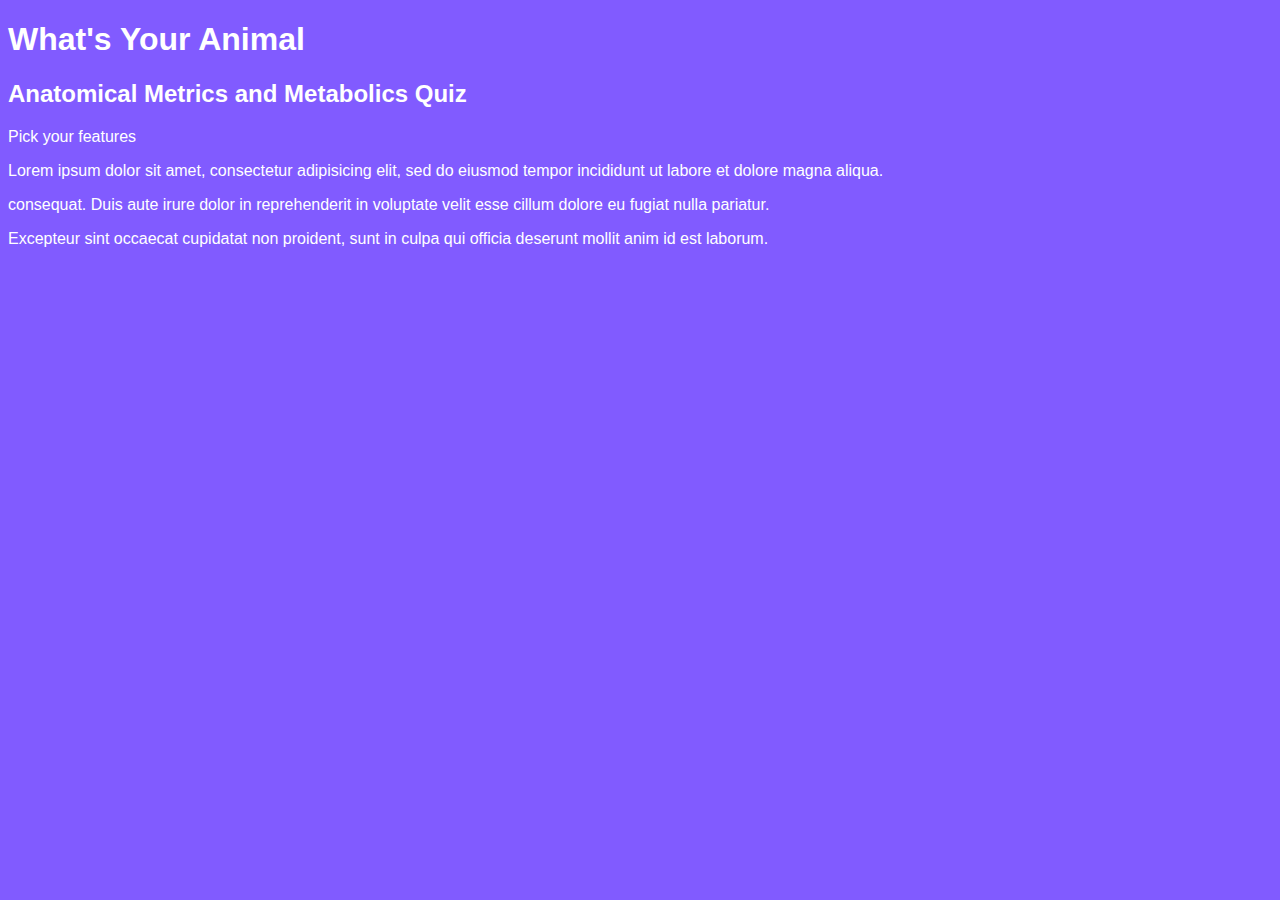
<file: unit_1/index.html>
<!DOCTYPE html>
<html>
	<head>
		<title>The Wildly Quiz v1.1</title>
		<link rel="stylesheet" type="text/css" href="css/style.css">
	</head>
	<body>
		<h1>What's Your Animal</h1>
		<h2>Anatomical Metrics and Metabolics Quiz</h2>
		<p>Pick your features</p>
		<p>Lorem ipsum dolor sit amet, consectetur adipisicing elit, sed do eiusmod
		tempor incididunt ut labore et dolore magna aliqua. </p>
		consequat. Duis aute irure dolor in reprehenderit in voluptate velit esse
		cillum dolore eu fugiat nulla pariatur.
		<p>Excepteur sint occaecat cupidatat non
		proident, sunt in culpa qui officia deserunt mollit anim id est laborum.</p>
	</body>
</html>
</file>
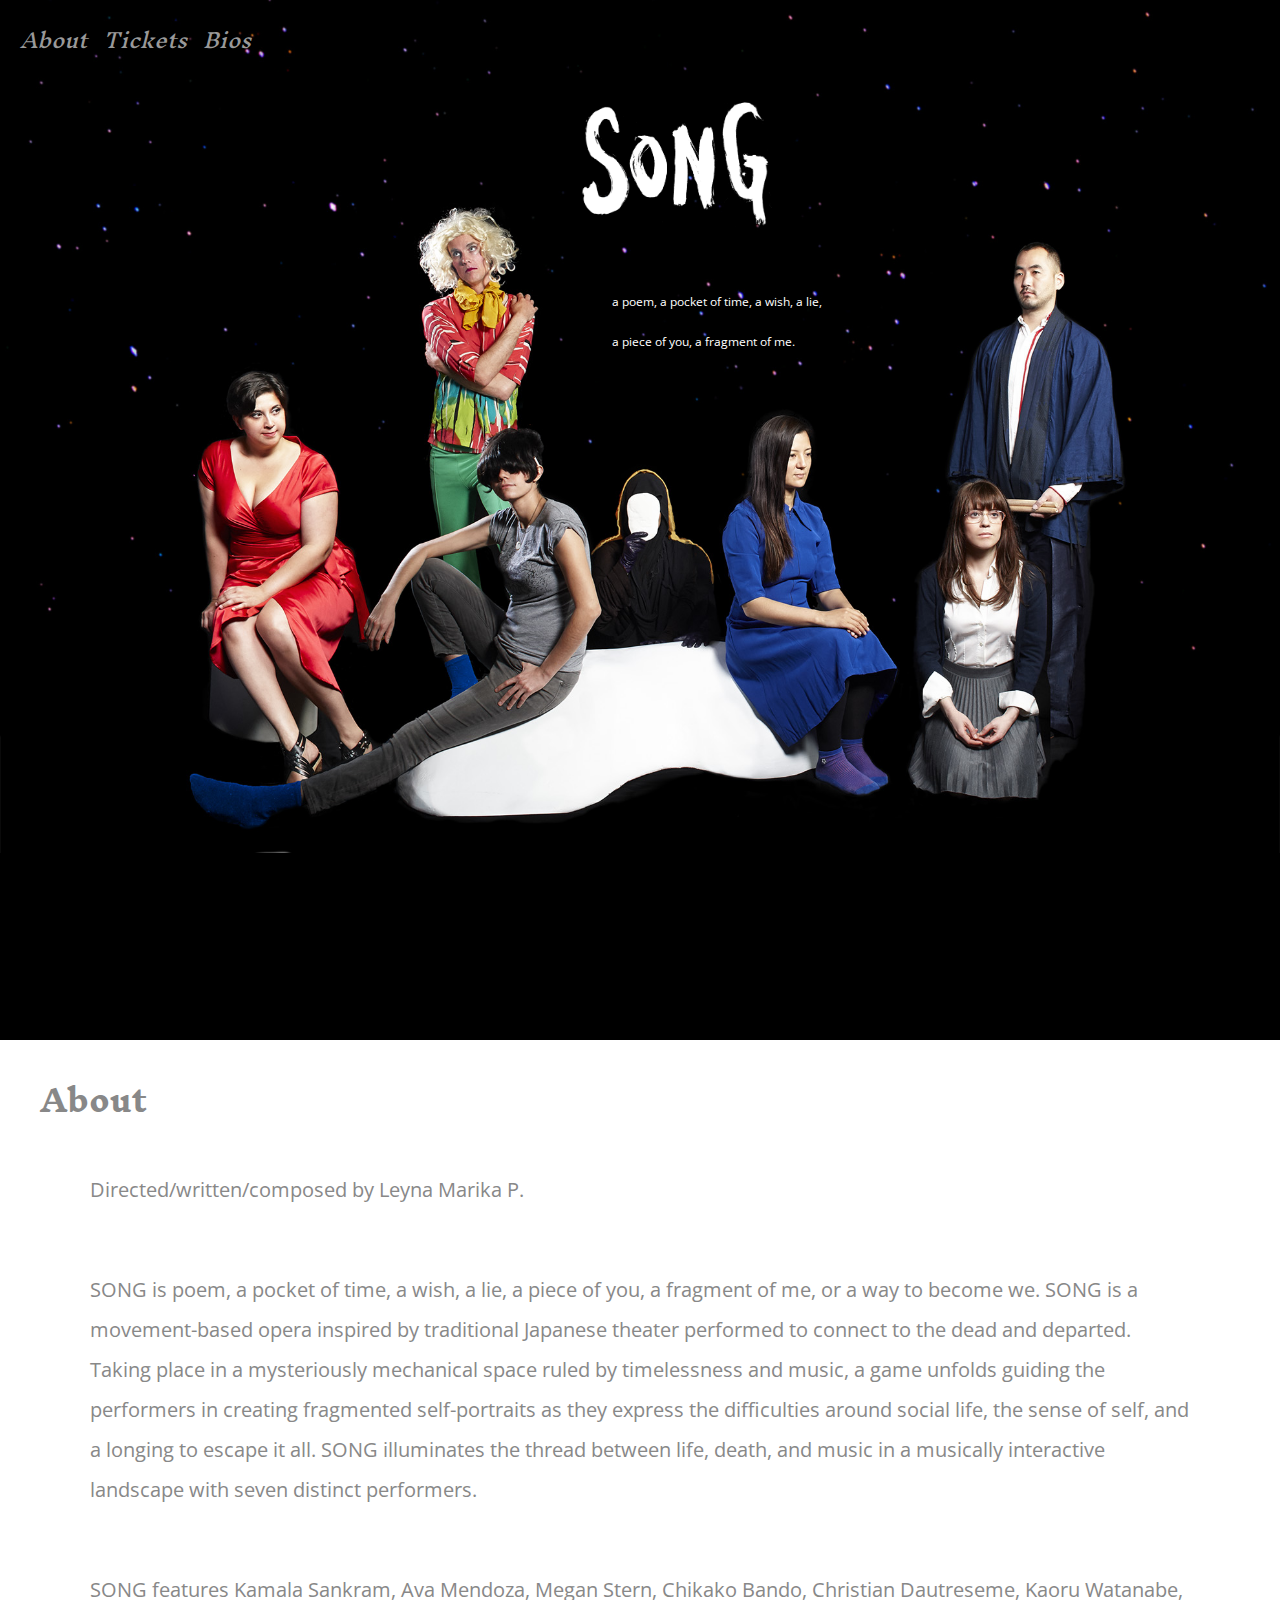
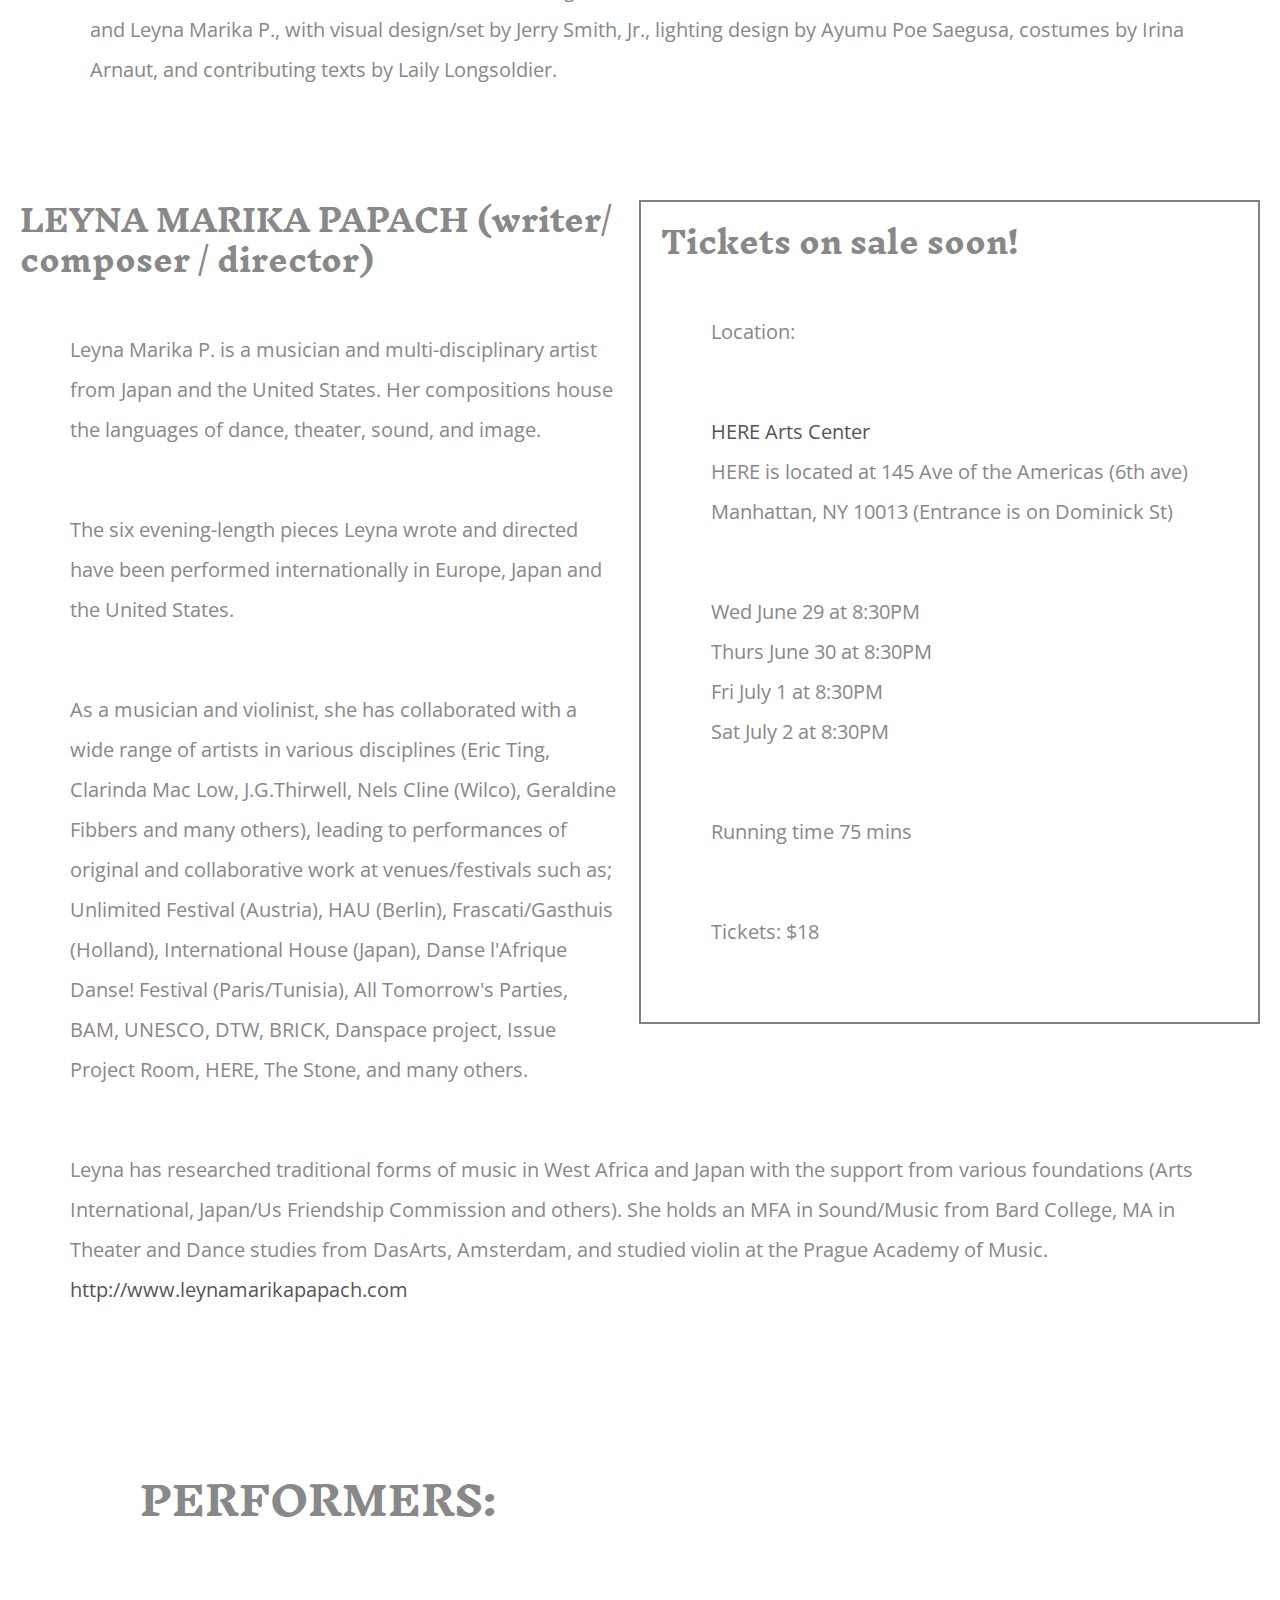
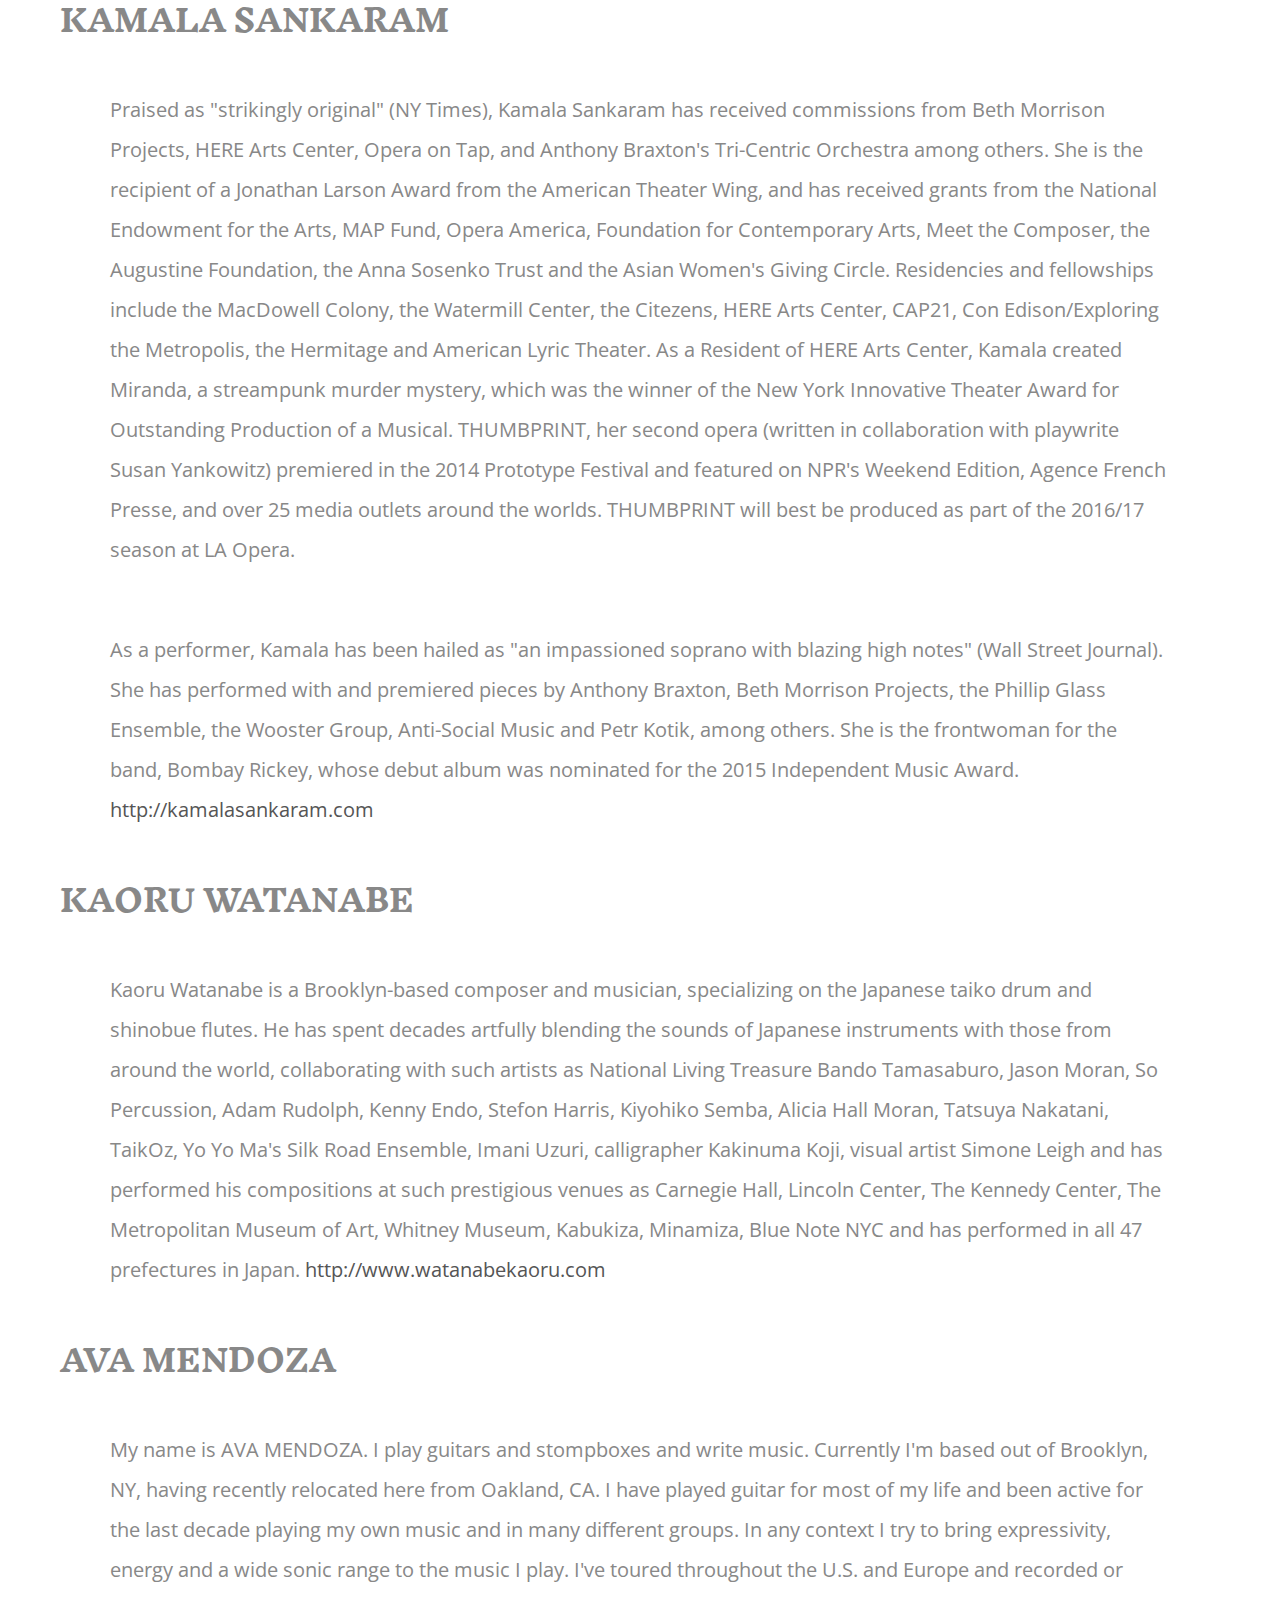
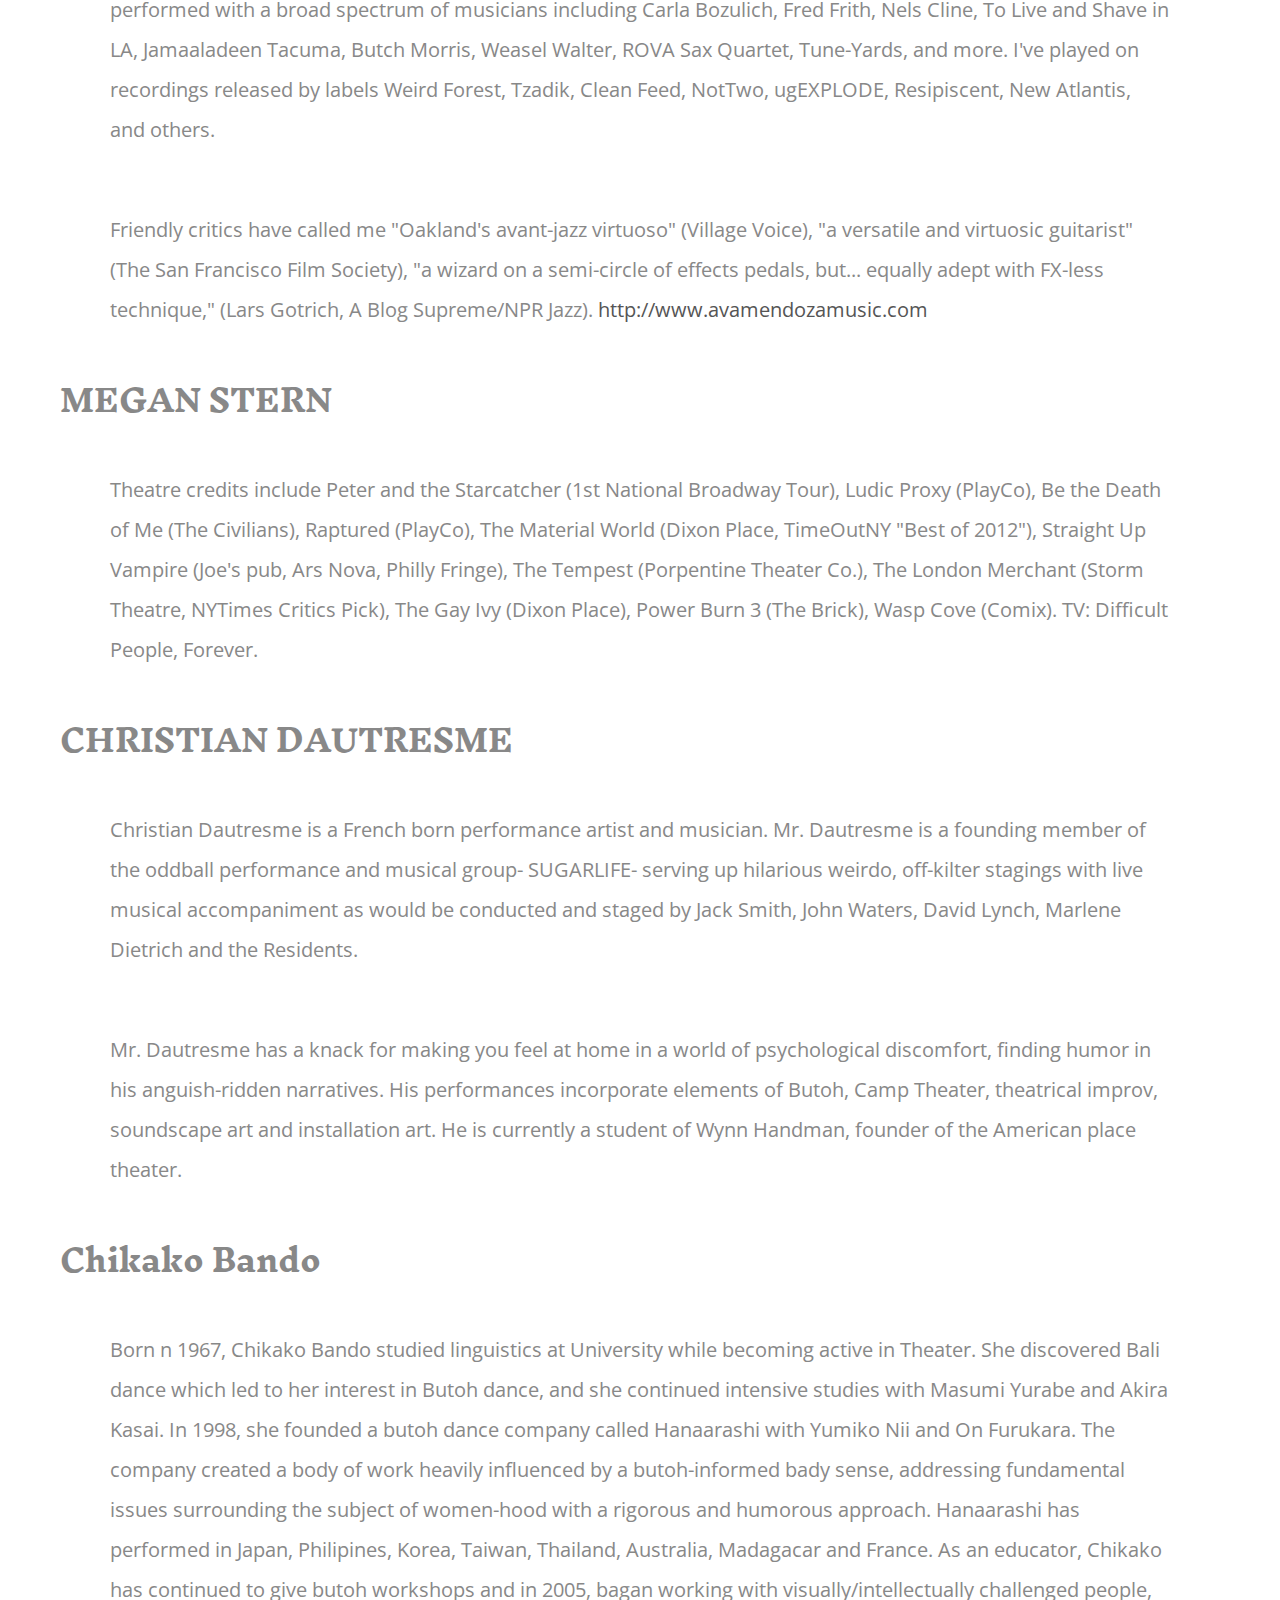
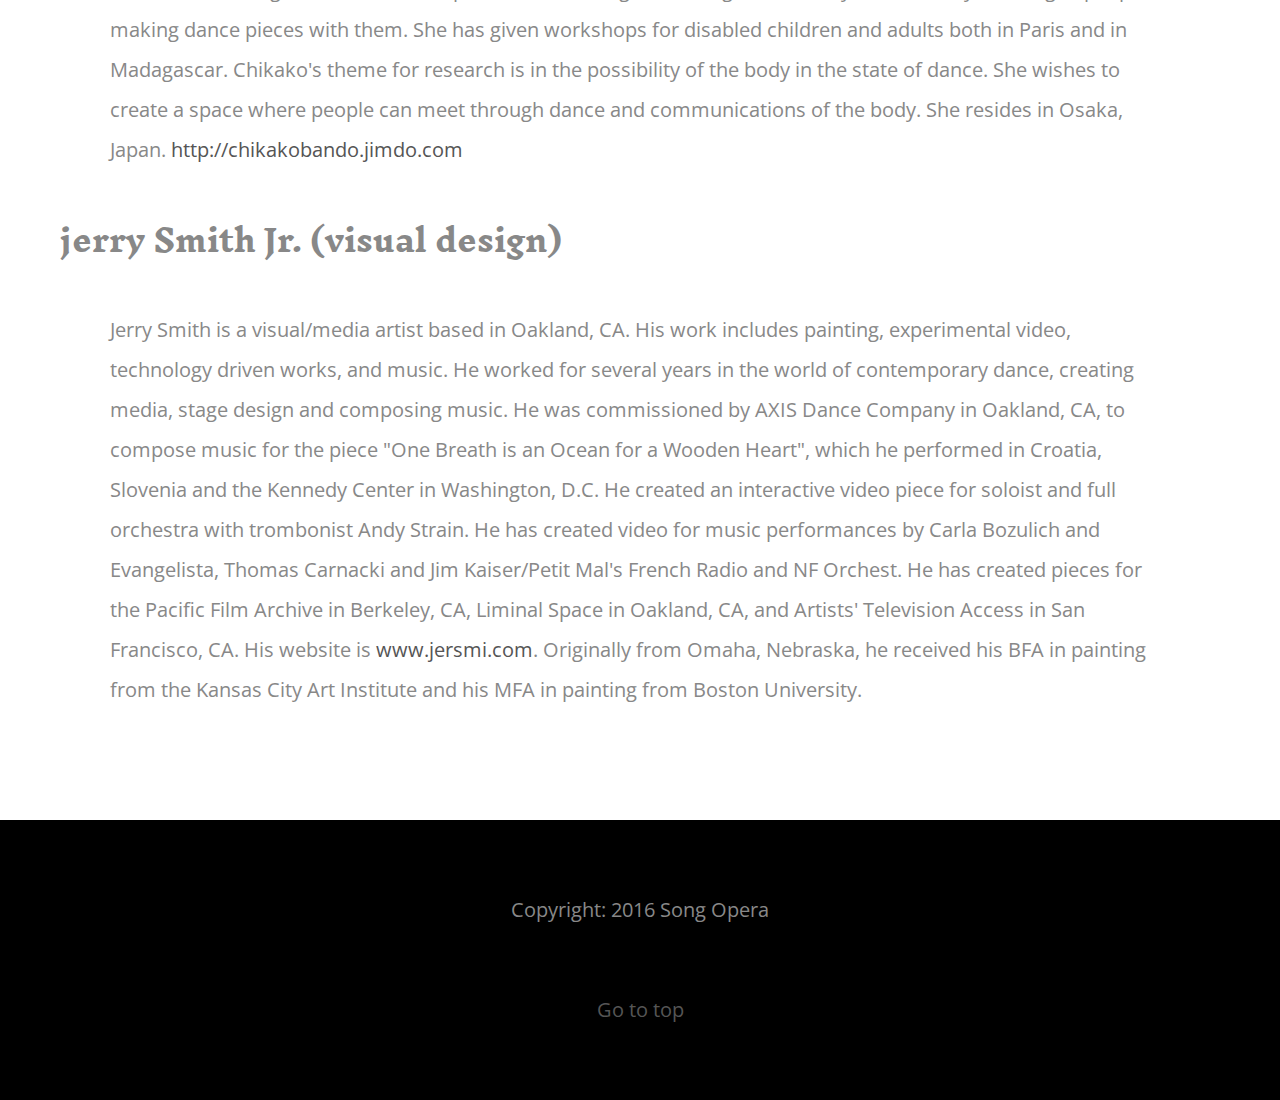
<file: unit_3/index.html>
<!DOCTYPE html>
<html>
	<head>
		<title>Song Opera - @Here Theater</title>
		<link rel="stylesheet" type="text/css" href="css/style.css">

		<!-- ============ GOOGLE FONTS ============ -->
		<link href='http://fonts.googleapis.com/css?family=Open+Sans:400,300,600' rel='stylesheet' type='text/css'>
		<link href='http://fonts.googleapis.com/css?family=Aldrich' rel='stylesheet' type='text/css'>
		<link href='https://fonts.googleapis.com/css?family=Raleway:400,500,600' rel='stylesheet' type='text/css'>
		<link href='https://fonts.googleapis.com/css?family=Inknut+Antiqua|Wellfleet|IM+Fell+Great+Primer+SC|IM+Fell+Double+Pica+SC' rel='stylesheet' type='text/css'>

	</head>
	<body>

		<header>
	        <nav>
		        <a href="#about">About</a>
		        <a href="#tickets">Tickets</a>
		        <a href="#bios">Bios</a>
		        <!-- <a href="#">Contact</a> -->
	        </nav>

			<div class="logo-float">
				<img class="logo" src="images/SONG-TITLE-1_v2.png" alt="Song Opera logo" title="Song Opera">
		        <p class="slogan">a poem, a pocket of time, a wish, a lie,<br>a piece of you, a fragment of me.</p> 
		        <!-- <img src="images/SONG-sitesplash.jpg" alt="Song Opera splash image of performers" title="Song Opera"> -->
	        </div>
        </header>

		<section class="about">
			<h2 id="about">About</h2>
			<p>Directed/written/composed by Leyna Marika P.</p>

			<p>SONG is poem, a pocket of time, a wish, a lie, a piece of you, a fragment of me, or a way to become we. SONG is a movement-based opera inspired by traditional Japanese theater performed to connect to the dead and departed.  Taking place in a mysteriously mechanical space ruled by timelessness and music, a game unfolds guiding the performers in creating fragmented self-portraits as they express the difficulties around social life, the sense of self, and a longing to escape it all. SONG illuminates the thread between life, death, and music in a musically interactive landscape with seven distinct performers.</p> 

			<p>SONG features Kamala Sankram, Ava Mendoza, Megan Stern, Chikako Bando, Christian Dautreseme, Kaoru Watanabe, and Leyna Marika P., with visual design/set by Jerry Smith, Jr., lighting design by Ayumu Poe Saegusa, costumes by Irina Arnaut, and contributing texts by Laily Longsoldier.</p>
			</div>
		</section>
		
		<aside>
			<h2 id="tickets">Tickets on sale soon!</h2>
			<p>Location:</p>

			<p><a href="http://here.org/shows/detail/1784/">HERE Arts Center</a><br>
			HERE is located at 145 Ave of the Americas (6th ave)<br>
			Manhattan, NY 10013  (Entrance is on Dominick St)</p>

			<p>Wed June 29 at 8:30PM<br>
			Thurs June 30 at 8:30PM<br>
			Fri July 1 at 8:30PM<br>
			Sat July 2 at 8:30PM</p>

			<p>Running time 75 mins</p>

			<p>Tickets:	$18</p>
		</aside>

		<!-- BIOS -->
		<main>

			<section class="director">
				<h2>LEYNA MARIKA PAPACH (writer/ composer / director)</h2>

				<p>Leyna Marika P. is a musician and multi-disciplinary artist from Japan and the United States. Her compositions house the languages of dance, theater, sound, and image.</p>

				<p>The six evening-length pieces Leyna wrote and directed have been performed internationally in Europe, Japan and the United States.</p>

				<p>As a musician and violinist, she has collaborated with a wide range of artists in various disciplines (Eric Ting, Clarinda Mac Low,  J.G.Thirwell, Nels Cline (Wilco), Geraldine Fibbers and many others), leading to performances of original and collaborative work at venues/festivals such as; Unlimited Festival (Austria), HAU (Berlin), Frascati/Gasthuis (Holland), International House (Japan), Danse l'Afrique Danse! Festival (Paris/Tunisia), All Tomorrow's Parties, BAM, UNESCO, DTW, BRICK, Danspace project, Issue Project Room, HERE, The Stone, and many others.</p>

				<p>Leyna has researched traditional forms of music in West Africa and Japan with the support from various foundations (Arts International, Japan/Us Friendship Commission and others). She holds an MFA in Sound/Music from Bard College, MA in Theater and Dance studies from DasArts, Amsterdam, and studied violin at the Prague Academy of Music. <a href="http://www.leynamarikapapach.com">http://www.leynamarikapapach.com</a></p>
			</section>

			<section class="performers">
				<h1 id="bios">PERFORMERS:</h1>

				<h2>KAMALA SANKARAM</h2>

				<p>Praised as "strikingly original" (NY Times), Kamala Sankaram has received commissions from Beth Morrison Projects, HERE Arts Center, Opera on Tap, and Anthony Braxton's Tri-Centric Orchestra among others.  She is the recipient of a Jonathan Larson Award from the American Theater Wing, and has received grants from the National Endowment for the Arts, MAP Fund, Opera America, Foundation for Contemporary Arts, Meet the Composer, the Augustine Foundation, the Anna Sosenko Trust and the Asian Women's Giving Circle.  Residencies and fellowships include the MacDowell Colony, the Watermill Center, the Citezens, HERE Arts Center, CAP21, Con Edison/Exploring the Metropolis, the Hermitage and American Lyric Theater.  As a Resident of HERE Arts Center, Kamala created Miranda, a streampunk murder mystery, which was the winner of the New York Innovative Theater Award for Outstanding Production of a Musical.  THUMBPRINT, her second opera (written in collaboration with playwrite Susan Yankowitz) premiered in the 2014 Prototype Festival and featured on NPR's Weekend Edition, Agence French Presse, and over 25 media outlets around the worlds. THUMBPRINT will best be produced as part of the 2016/17 season at LA Opera.</p>

				<p>As a performer, Kamala has been hailed as "an impassioned soprano with blazing high notes" (Wall Street Journal). She has performed with and premiered pieces by Anthony Braxton, Beth Morrison Projects, the Phillip Glass Ensemble, the Wooster Group, Anti-Social Music and Petr Kotik, among others.  She is the frontwoman for the band, Bombay Rickey, whose debut album was nominated for the 2015 Independent Music Award. <a href="http://kamalasankaram.com">http://kamalasankaram.com</a></p>

				<h2>KAORU WATANABE</h2>

				<p>Kaoru Watanabe is a Brooklyn-based composer and musician, specializing on the Japanese taiko drum and shinobue flutes. He has spent decades artfully blending the sounds of Japanese instruments with those from around the world, collaborating with such artists as National Living Treasure Bando Tamasaburo, Jason Moran, So Percussion, Adam Rudolph, Kenny Endo, Stefon Harris, Kiyohiko Semba, Alicia Hall Moran, Tatsuya Nakatani, TaikOz, Yo Yo Ma's Silk Road Ensemble, Imani Uzuri, calligrapher Kakinuma Koji, visual artist Simone Leigh and has performed his compositions at such prestigious venues as Carnegie Hall, Lincoln Center, The Kennedy Center, The Metropolitan Museum of Art, Whitney Museum, Kabukiza, Minamiza, Blue Note NYC and has performed in all 47 prefectures in Japan. <a href="http://www.watanabekaoru.com">http://www.watanabekaoru.com</a></p>

				<h2>AVA MENDOZA</h2>

				<p>My name is AVA MENDOZA. I play guitars and stompboxes and write music. Currently I'm based out of Brooklyn, NY, having recently relocated here from Oakland, CA. I have played guitar for most of my life and been active for the last decade playing my own music and in many different groups. In any context I try to bring expressivity, energy and a wide sonic range to the music I play. I've toured throughout the U.S. and Europe and recorded or performed with a broad spectrum of musicians including Carla Bozulich, Fred Frith, Nels Cline, To Live and Shave in LA, Jamaaladeen Tacuma, Butch Morris, Weasel Walter,  ROVA Sax Quartet, Tune-Yards, and more. I've played on recordings released by labels Weird Forest, Tzadik, Clean Feed, NotTwo, ugEXPLODE, Resipiscent, New Atlantis, and others.</p>

				<p>Friendly critics have called me "Oakland's avant-jazz virtuoso" (Village Voice), "a versatile and virtuosic guitarist" (The San Francisco Film Society), "a wizard on a semi-circle of effects pedals, but... equally adept with FX-less technique," (Lars Gotrich, A Blog Supreme/NPR Jazz). <a href="http://www.avamendozamusic.com">http://www.avamendozamusic.com</a></p>

				<h2>MEGAN STERN</h2>

				<p>Theatre credits include Peter and the Starcatcher (1st National Broadway Tour), Ludic Proxy (PlayCo), Be the Death of Me (The Civilians), Raptured (PlayCo), The Material World (Dixon Place, TimeOutNY "Best of 2012"), Straight Up Vampire (Joe's pub, Ars Nova, Philly Fringe), The Tempest (Porpentine Theater Co.), The London Merchant (Storm Theatre, NYTimes Critics Pick), The Gay Ivy (Dixon Place), Power Burn 3 (The Brick), Wasp Cove (Comix). TV: Difficult People, Forever.</p>

				<h2>CHRISTIAN DAUTRESME</h2>

				<p>Christian Dautresme is a French born performance artist and musician. Mr. Dautresme is a founding member of the oddball performance and musical group- SUGARLIFE- serving up hilarious weirdo, off-kilter stagings  with live musical accompaniment as would be conducted and staged by Jack Smith, John Waters, David Lynch, Marlene Dietrich and the Residents.</p>

				<p>Mr. Dautresme has a knack for making you feel at home in a world of psychological discomfort, finding humor in his anguish-ridden narratives. His performances incorporate elements of Butoh, Camp Theater, theatrical improv, soundscape art and installation art.  He is currently a student of Wynn Handman, founder of the American place theater.</p>

				<h2>Chikako Bando</h2>

				<p>Born n 1967, Chikako Bando studied linguistics at University while becoming active in Theater. She discovered Bali dance which led to her interest in Butoh dance, and she continued intensive studies with Masumi Yurabe and Akira Kasai. In 1998, she founded a butoh dance company called Hanaarashi with Yumiko Nii and On Furukara. The company created a body of work heavily influenced by a butoh-informed bady sense, addressing fundamental issues surrounding the subject of women-hood with a rigorous and humorous approach. Hanaarashi has performed in Japan, Philipines, Korea, Taiwan, Thailand, Australia, Madagacar and France. As an educator, Chikako has continued to give butoh workshops and in 2005, bagan working with visually/intellectually challenged people, making dance pieces with them. She has given workshops for disabled children and adults both in Paris and in Madagascar. Chikako's theme for research is in the possibility of the body in the state of dance. She wishes to create a space where people can meet through dance and communications of the body. She resides in Osaka, Japan. <a href="http://chikakobando.jimdo.com">http://chikakobando.jimdo.com</a></p>

				<h2>jerry Smith Jr. (visual design)</h2>

				<p>Jerry Smith is a visual/media artist based in Oakland, CA. His work includes painting, experimental video, technology driven works, and music. He worked for several years in the world of contemporary dance, creating media, stage design and composing music. He was commissioned by AXIS Dance Company in Oakland, CA, to compose music for the piece "One Breath is an Ocean for a Wooden Heart", which he performed in Croatia, Slovenia and the Kennedy Center in Washington, D.C. He created an interactive video piece for soloist and full orchestra with trombonist Andy Strain. He has created video for music performances by Carla Bozulich and Evangelista, Thomas Carnacki and Jim Kaiser/Petit Mal's French Radio and NF Orchest. He has created pieces for the Pacific Film Archive in Berkeley, CA, Liminal Space in Oakland, CA, and Artists' Television Access in San Francisco, CA. His website is <a href="http://www.jersmi.com">www.jersmi.com</a>. Originally from Omaha, Nebraska, he received his BFA in painting from the Kansas City Art Institute and his MFA in painting from Boston University.</p>
			</section>
		</main>

		<footer>
			<p>Copyright: 2016 Song Opera</p>

			<p><a href="#">Go to top</a></p>
		</footer>
	</body>
</html>
</file>
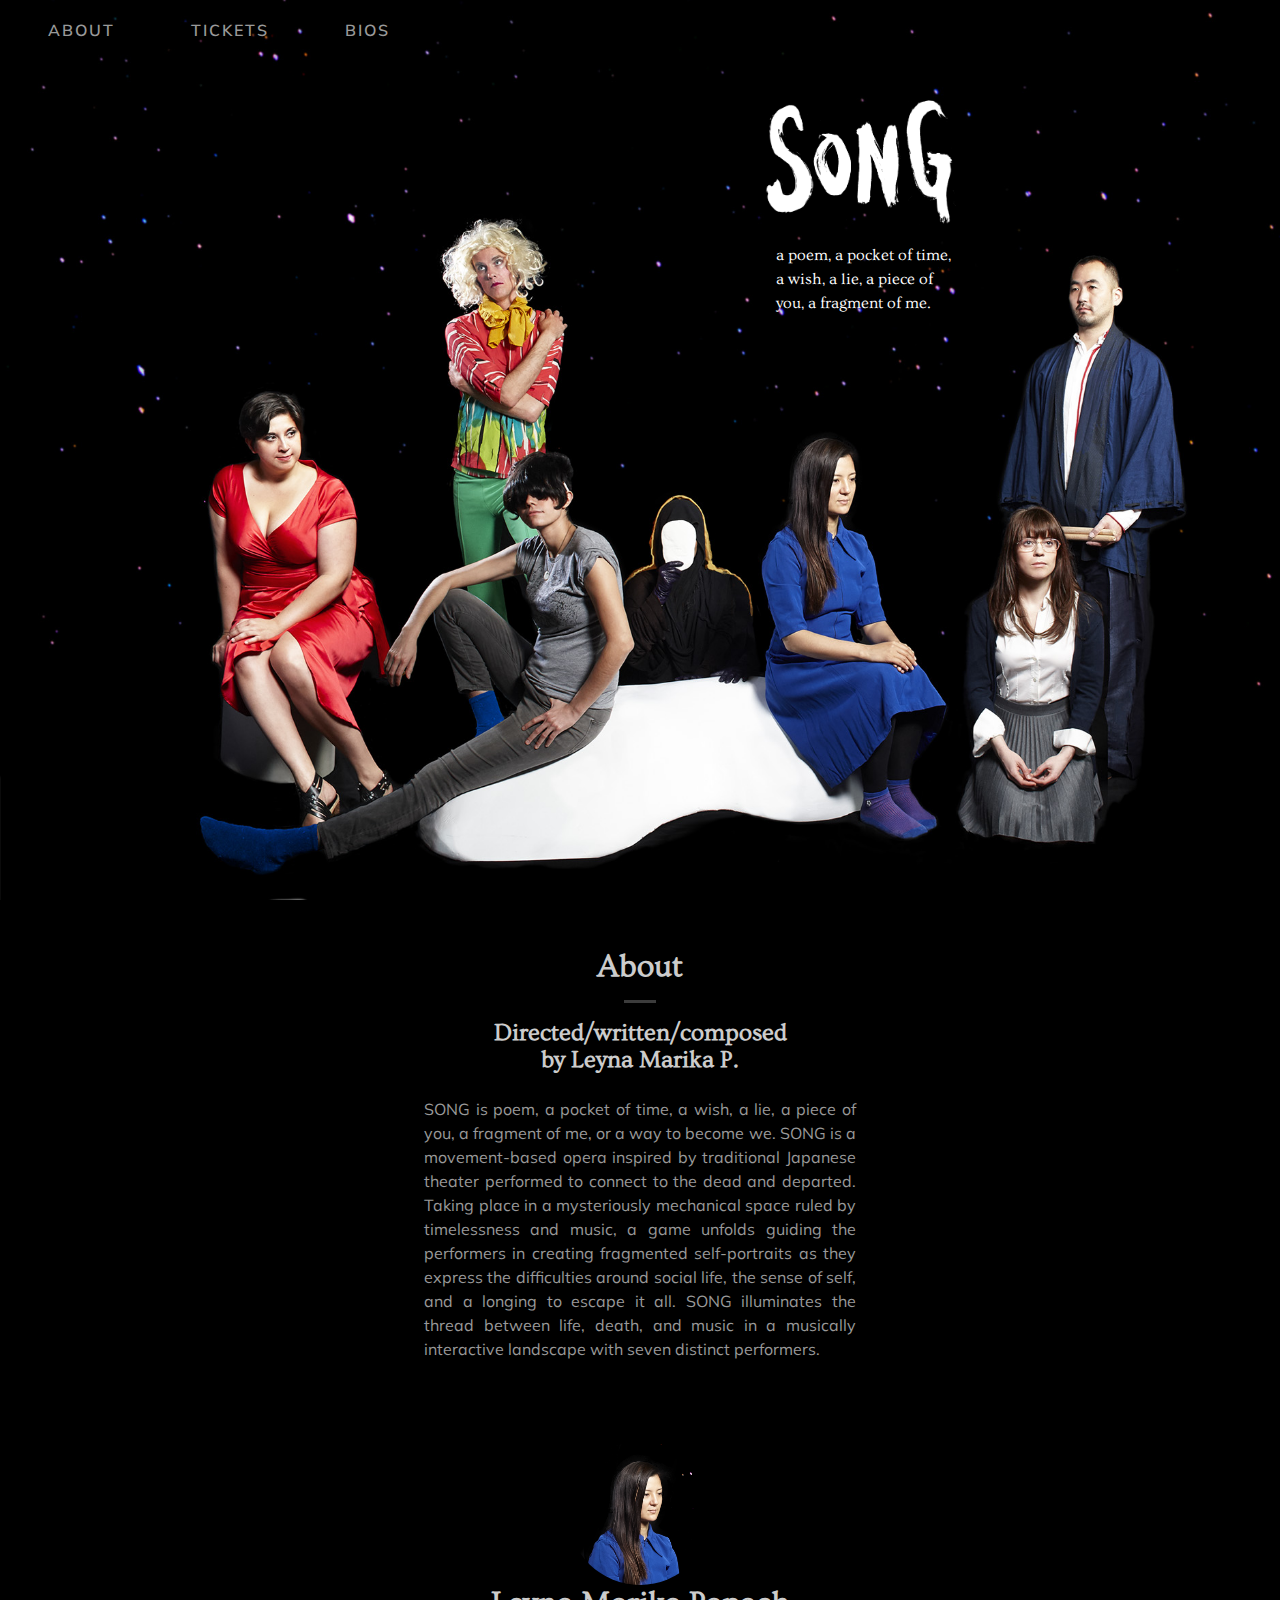
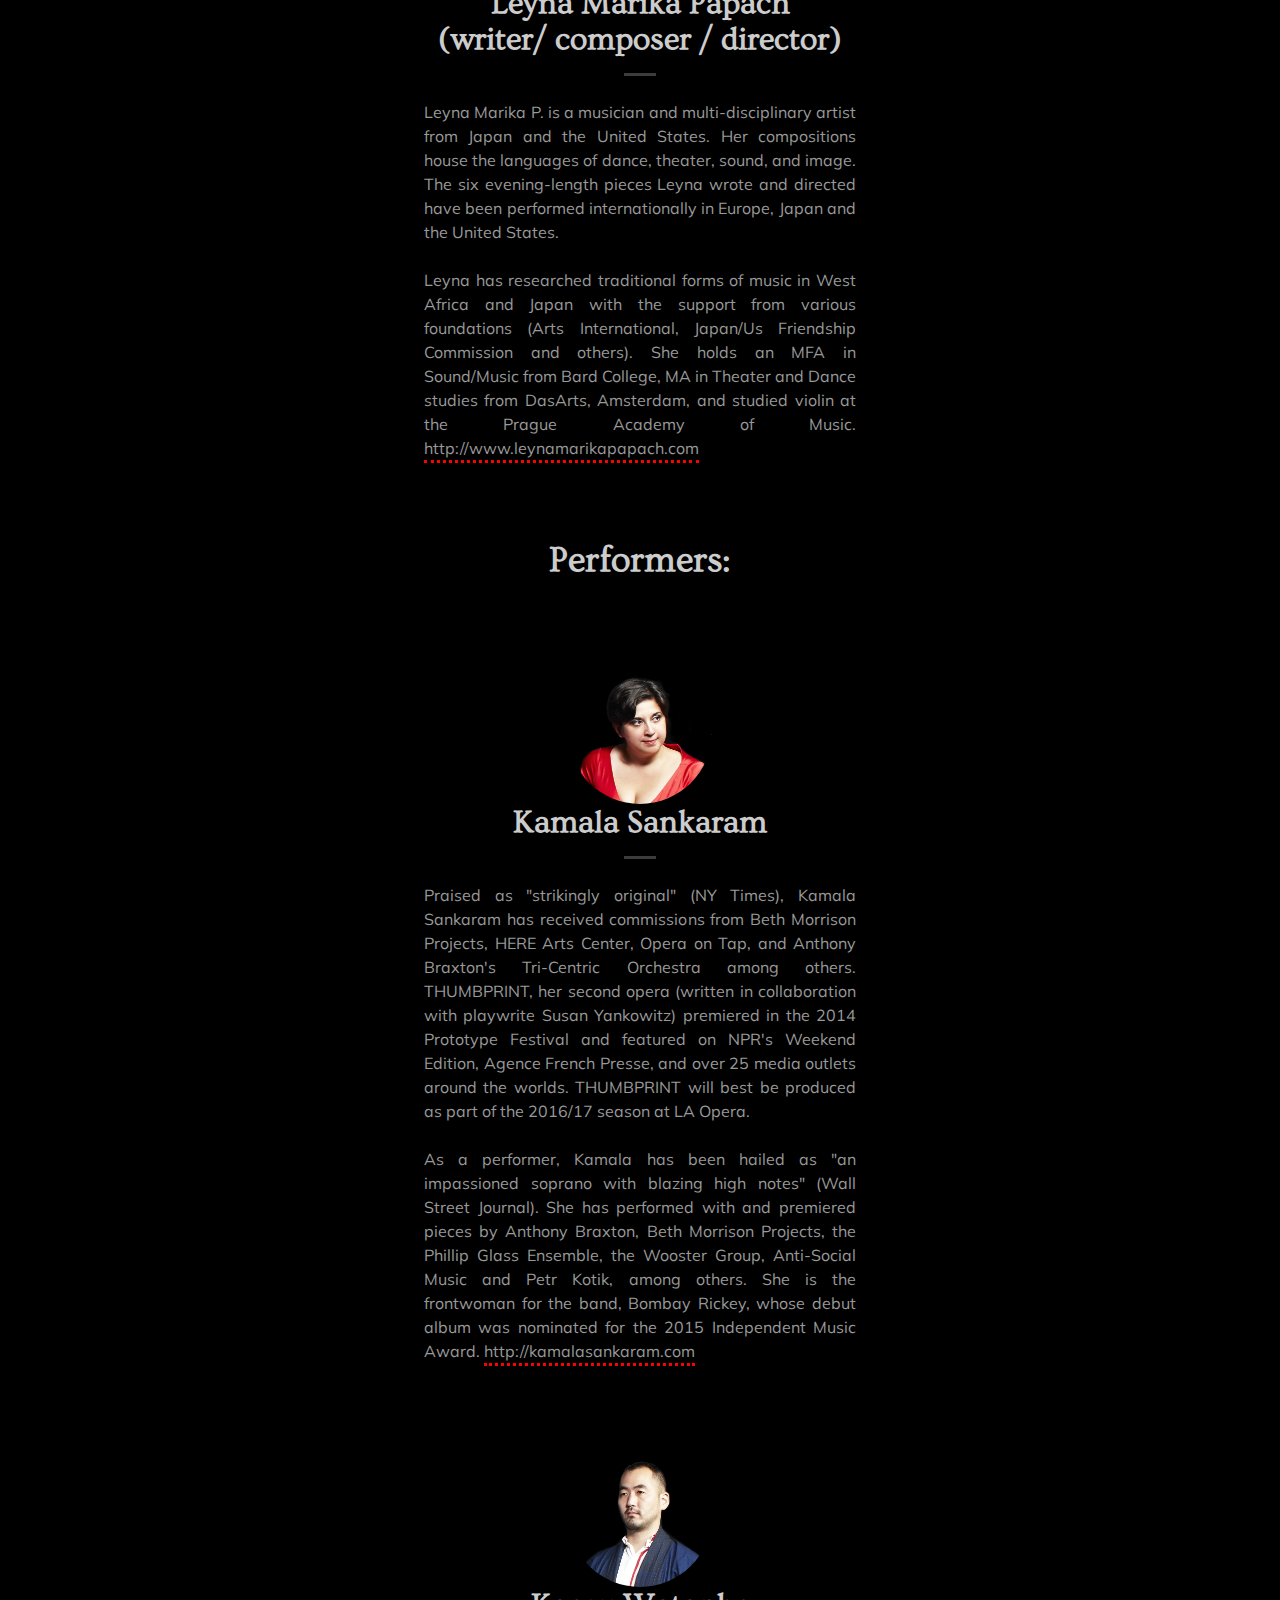
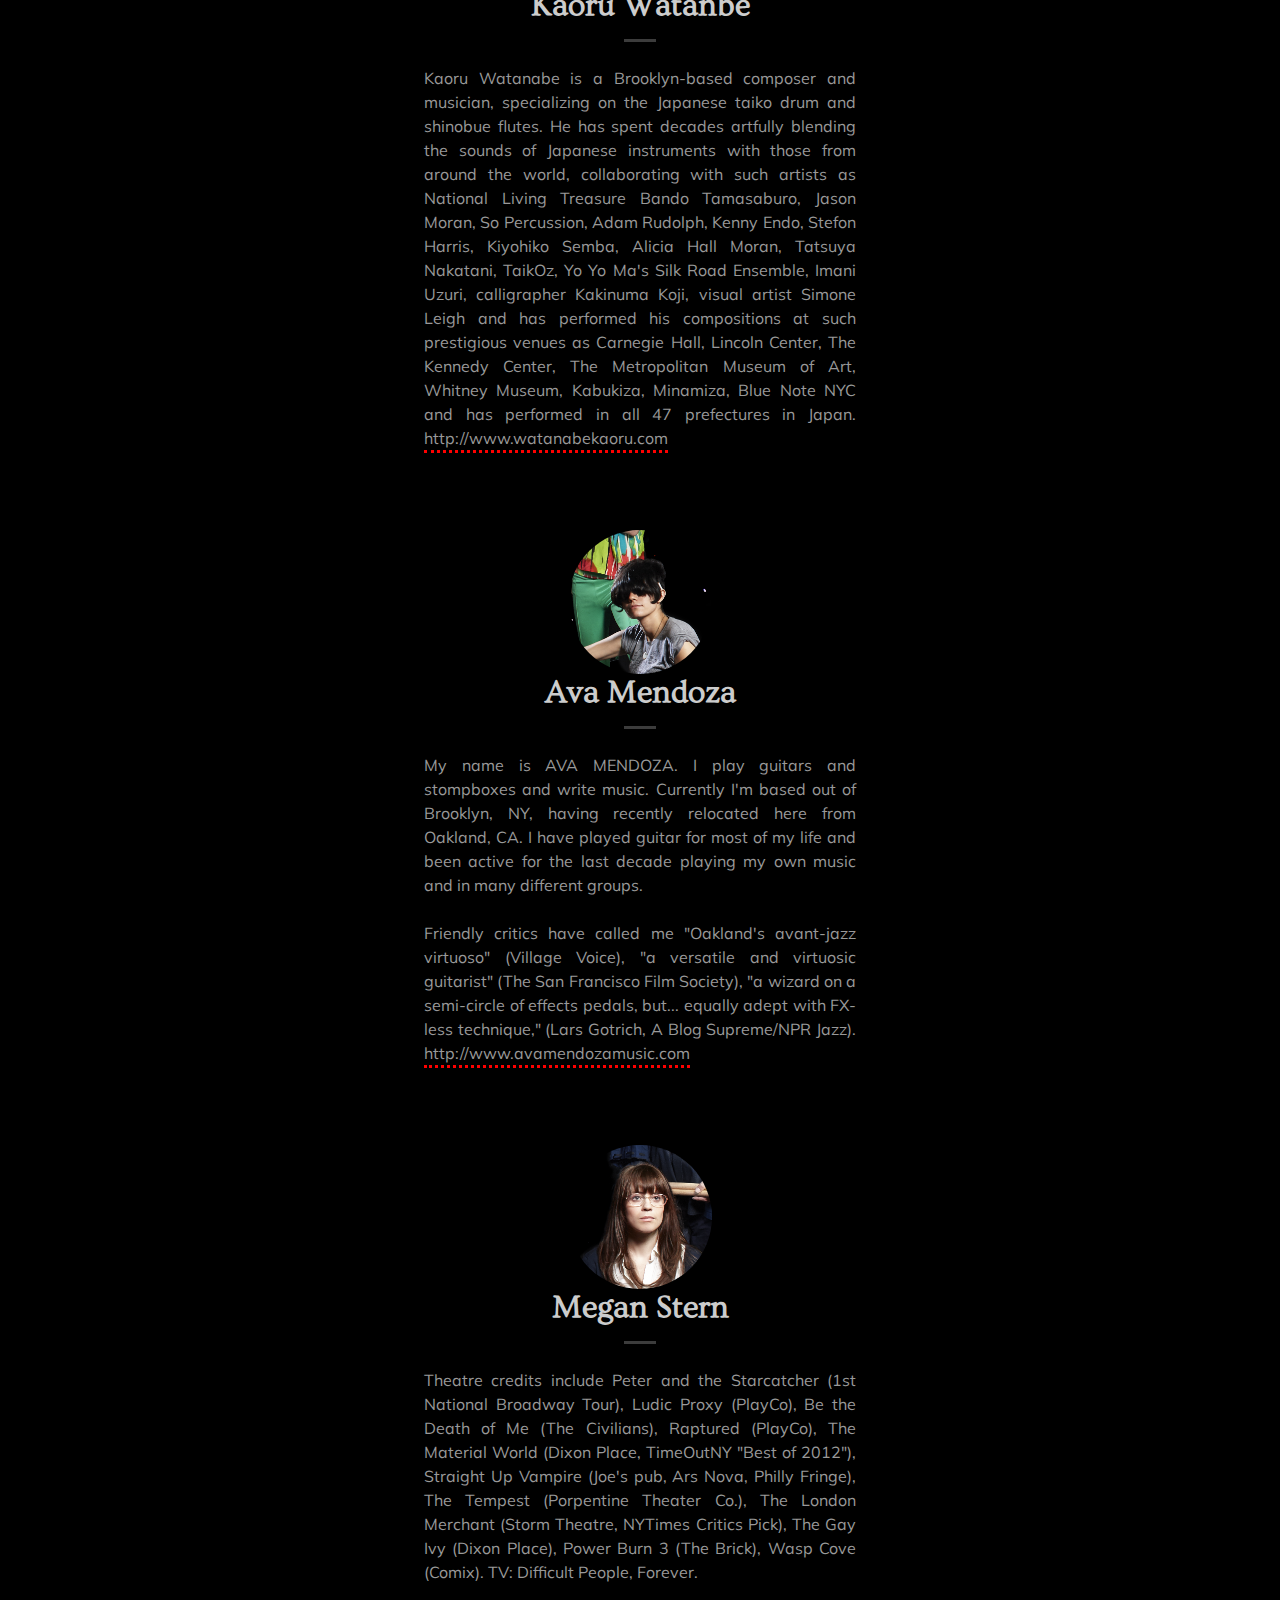
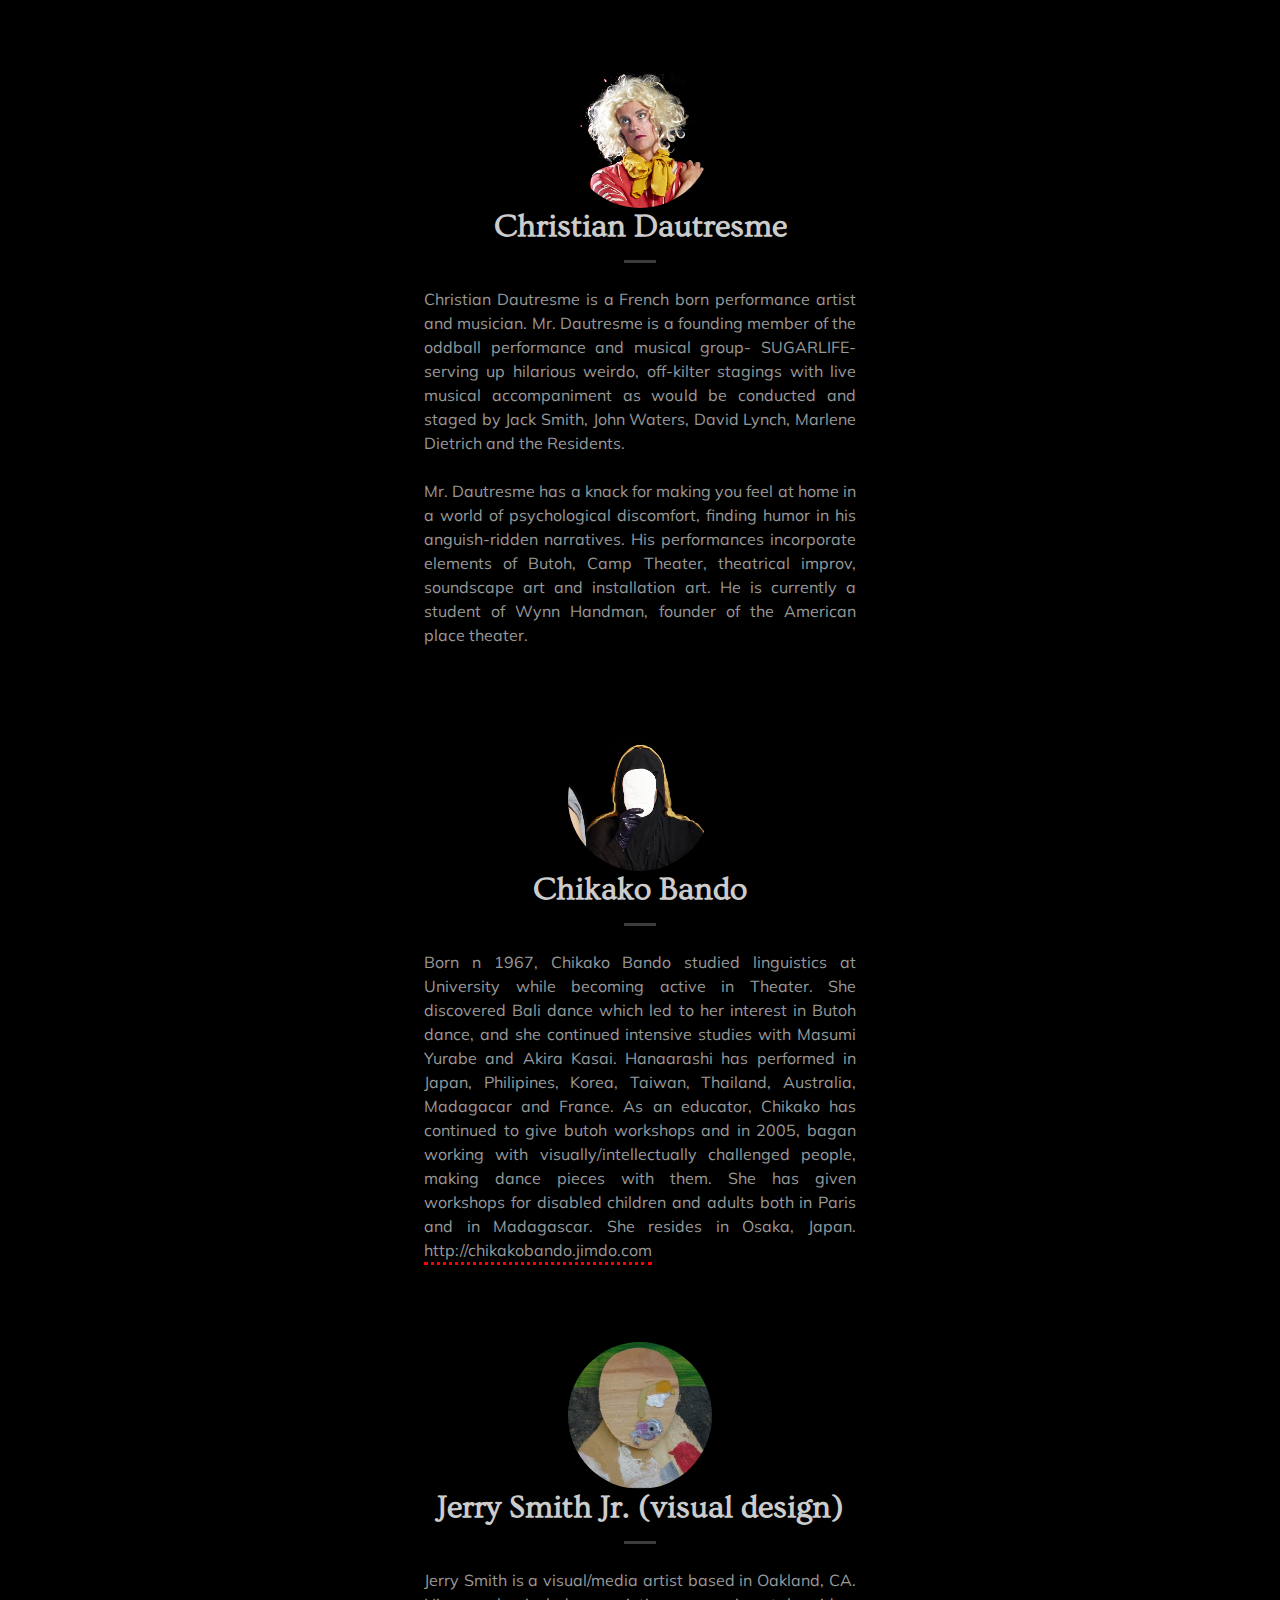
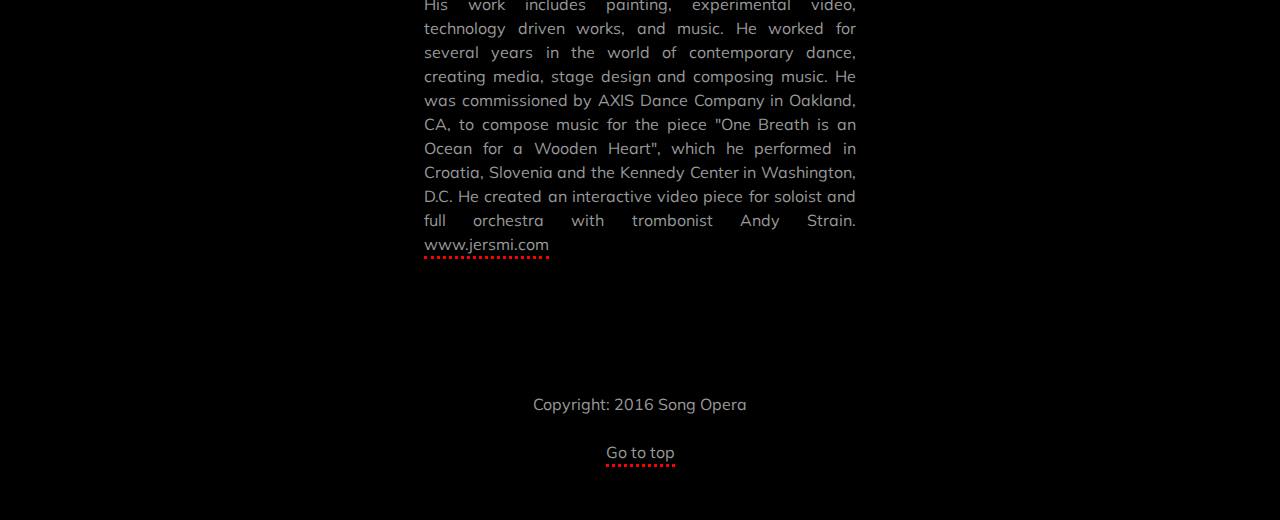
<file: unit_4/index.html>
<!DOCTYPE html>
<html>
	<head>
		<title>Song Opera - @Here Theater</title>
		<link rel="stylesheet" type="text/css" href="css/style.css">
	</head>
	<body>
		<div id="lander">
			<nav>
		        <a href="#about">About</a>
		        <a href="#tickets">Tickets</a>
		        <a href="#bios">Bios</a>
		        <!-- <a href="#">Contact</a> -->
	        </nav>
        	<header class="logo-float">
				<img class="logo" src="images/SONG-TITLE-1_v2.png" alt="Song Opera logo" title="Song Opera">
		        <p class="slogan">a poem, a pocket of time, a wish, a lie, a piece of you, a fragment of me.</p>
	        </header>
		</div> 

		<aside>
			<h2 id="tickets">Tickets on sale soon!</h2>
			<p>Location:</p>
			<p><a href="http://here.org/shows/detail/1784/">HERE Arts Center</a></p>
			<p>HERE is located at 145 Ave of the Americas (6th ave)<br>
			Manhattan, NY 10013  (Entrance is on Dominick St)</p>
			<ul class="showdates">
				<li>Wed June 29 at 8:30PM</li>
				<li>Thurs June 30 at 8:30PM</li>
				<li>Fri July 1 at 8:30PM</li>
				<li>Sat July 2 at 8:30PM</li>
			</ul>
			<p>Running time 75 mins</p>
			<p>Tickets:	$18</p>
		</aside>

		<section class="about">
			<h2 id="about">About</h2>
			<hr>
			<h3>Directed/written/composed<br>by Leyna Marika P.</h3>
			<p>SONG is poem, a pocket of time, a wish, a lie, a piece of you, a fragment of me, or a way to become we. SONG is a movement-based opera inspired by traditional Japanese theater performed to connect to the dead and departed.  Taking place in a mysteriously mechanical space ruled by timelessness and music, a game unfolds guiding the performers in creating fragmented self-portraits as they express the difficulties around social life, the sense of self, and a longing to escape it all. SONG illuminates the thread between life, death, and music in a musically interactive landscape with seven distinct performers.</p> 
			<!-- <p>SONG features Kamala Sankram, Ava Mendoza, Megan Stern, Chikako Bando, Christian Dautreseme, Kaoru Watanabe, and Leyna Marika P., with visual design/set by Jerry Smith, Jr., lighting design by Ayumu Poe Saegusa, costumes by Irina Arnaut, and contributing texts by Laily Longsoldier.</p> -->
		</section>

		<main>
			<section class="performers">
				<img src="images/cast/1.png" class="cast" title="Leyna Marika Papach" alt="Leyna Marika Papach (writer/ composer / director)">
				<h2>Leyna Marika Papach<br>(writer/ composer / director)</h2>
				<hr>
				<p>Leyna Marika P. is a musician and multi-disciplinary artist from Japan and the United States. Her compositions house the languages of dance, theater, sound, and image. The six evening-length pieces Leyna wrote and directed have been performed internationally in Europe, Japan and the United States.</p>
				<!-- <p>As a musician and violinist, she has collaborated with a wide range of artists in various disciplines (Eric Ting, Clarinda Mac Low,  J.G.Thirwell, Nels Cline (Wilco), Geraldine Fibbers and many others), leading to performances of original and collaborative work at venues/festivals such as; Unlimited Festival (Austria), HAU (Berlin), Frascati/Gasthuis (Holland), International House (Japan), Danse l'Afrique Danse! Festival (Paris/Tunisia), All Tomorrow's Parties, BAM, UNESCO, DTW, BRICK, Danspace project, Issue Project Room, HERE, The Stone, and many others.</p> -->
				<p>Leyna has researched traditional forms of music in West Africa and Japan with the support from various foundations (Arts International, Japan/Us Friendship Commission and others). She holds an MFA in Sound/Music from Bard College, MA in Theater and Dance studies from DasArts, Amsterdam, and studied violin at the Prague Academy of Music. <a href="http://www.leynamarikapapach.com">http://www.leynamarikapapach.com</a></p>
			</section>
			<section class="performers">
				<h1 id="bios">Performers:</h1>
				<section class="performers">
					<img src="images/cast/2.png" class="cast" title="Kamala Sakaram" alt="Kamala Sakaram">
					<h2>Kamala Sankaram</h2>
					<hr>
					<p>Praised as "strikingly original" (NY Times), Kamala Sankaram has received commissions from Beth Morrison Projects, HERE Arts Center, Opera on Tap, and Anthony Braxton's Tri-Centric Orchestra among others. <!-- She is the recipient of a Jonathan Larson Award from the American Theater Wing, and has received grants from the National Endowment for the Arts, MAP Fund, Opera America, Foundation for Contemporary Arts, Meet the Composer, the Augustine Foundation, the Anna Sosenko Trust and the Asian Women's Giving Circle.  Residencies and fellowships include the MacDowell Colony, the Watermill Center, the Citezens, HERE Arts Center, CAP21, Con Edison/Exploring the Metropolis, the Hermitage and American Lyric Theater.  As a Resident of HERE Arts Center, Kamala created Miranda, a streampunk murder mystery, which was the winner of the New York Innovative Theater Award for Outstanding Production of a Musical. --> THUMBPRINT, her second opera (written in collaboration with playwrite Susan Yankowitz) premiered in the 2014 Prototype Festival and featured on NPR's Weekend Edition, Agence French Presse, and over 25 media outlets around the worlds. THUMBPRINT will best be produced as part of the 2016/17 season at LA Opera.</p>
					<p>As a performer, Kamala has been hailed as "an impassioned soprano with blazing high notes" (Wall Street Journal). She has performed with and premiered pieces by Anthony Braxton, Beth Morrison Projects, the Phillip Glass Ensemble, the Wooster Group, Anti-Social Music and Petr Kotik, among others.  She is the frontwoman for the band, Bombay Rickey, whose debut album was nominated for the 2015 Independent Music Award. <a href="http://kamalasankaram.com">http://kamalasankaram.com</a></p>
				</section>
				<section class="performers">
					<img src="images/cast/3.png" class="cast" title="Kaoru Watanbe" alt="Kaoru Watanbe">
					<h2>Kaoru Watanbe</h2>
					<hr>
					<p>Kaoru Watanabe is a Brooklyn-based composer and musician, specializing on the Japanese taiko drum and shinobue flutes. He has spent decades artfully blending the sounds of Japanese instruments with those from around the world, collaborating with such artists as National Living Treasure Bando Tamasaburo, Jason Moran, So Percussion, Adam Rudolph, Kenny Endo, Stefon Harris, Kiyohiko Semba, Alicia Hall Moran, Tatsuya Nakatani, TaikOz, Yo Yo Ma's Silk Road Ensemble, Imani Uzuri, calligrapher Kakinuma Koji, visual artist Simone Leigh and has performed his compositions at such prestigious venues as Carnegie Hall, Lincoln Center, The Kennedy Center, The Metropolitan Museum of Art, Whitney Museum, Kabukiza, Minamiza, Blue Note NYC and has performed in all 47 prefectures in Japan. <a href="http://www.watanabekaoru.com">http://www.watanabekaoru.com</a></p>
				</section>
				<section class="performers">
					<img src="images/cast/4.png" class="cast" title="Ava Mendoza" alt="Ava Mendoza">
					<h2>Ava Mendoza</h2>
					<hr>
					<p>My name is AVA MENDOZA. I play guitars and stompboxes and write music. Currently I'm based out of Brooklyn, NY, having recently relocated here from Oakland, CA. I have played guitar for most of my life and been active for the last decade playing my own music and in many different groups. <!-- In any context I try to bring expressivity, energy and a wide sonic range to the music I play. I've toured throughout the U.S. and Europe and recorded or performed with a broad spectrum of musicians including Carla Bozulich, Fred Frith, Nels Cline, To Live and Shave in LA, Jamaaladeen Tacuma, Butch Morris, Weasel Walter,  ROVA Sax Quartet, Tune-Yards, and more. I've played on recordings released by labels Weird Forest, Tzadik, Clean Feed, NotTwo, ugEXPLODE, Resipiscent, New Atlantis, and others. --></p>
					<p>Friendly critics have called me "Oakland's avant-jazz virtuoso" (Village Voice), "a versatile and virtuosic guitarist" (The San Francisco Film Society), "a wizard on a semi-circle of effects pedals, but... equally adept with FX-less technique," (Lars Gotrich, A Blog Supreme/NPR Jazz). <a href="http://www.avamendozamusic.com">http://www.avamendozamusic.com</a></p>
				</section>
				<section class="performers">
					<img src="images/cast/5.png" class="cast" title="Megan Stern" alt="Megan Stern">
					<h2>Megan Stern</h2>
					<hr>
					<p>Theatre credits include Peter and the Starcatcher (1st National Broadway Tour), Ludic Proxy (PlayCo), Be the Death of Me (The Civilians), Raptured (PlayCo), The Material World (Dixon Place, TimeOutNY "Best of 2012"), Straight Up Vampire (Joe's pub, Ars Nova, Philly Fringe), The Tempest (Porpentine Theater Co.), The London Merchant (Storm Theatre, NYTimes Critics Pick), The Gay Ivy (Dixon Place), Power Burn 3 (The Brick), Wasp Cove (Comix). TV: Difficult People, Forever.</p>
				</section>
				<section class="performers">
					<img src="images/cast/6.png" class="cast" title="Christian Dautresme" alt="Christian Dautresme">
					<h2>Christian Dautresme</h2>
					<hr>
					<p>Christian Dautresme is a French born performance artist and musician. Mr. Dautresme is a founding member of the oddball performance and musical group- SUGARLIFE- serving up hilarious weirdo, off-kilter stagings  with live musical accompaniment as would be conducted and staged by Jack Smith, John Waters, David Lynch, Marlene Dietrich and the Residents.</p>
					<p>Mr. Dautresme has a knack for making you feel at home in a world of psychological discomfort, finding humor in his anguish-ridden narratives. His performances incorporate elements of Butoh, Camp Theater, theatrical improv, soundscape art and installation art.  He is currently a student of Wynn Handman, founder of the American place theater.</p>
				</section>
				<section class="performers">
					<img src="images/cast/7.png" class="cast" title="Chikako Bando" alt="Chikako Bando">
					<h2>Chikako Bando</h2>
					<hr>
					<p>Born n 1967, Chikako Bando studied linguistics at University while becoming active in Theater. She discovered Bali dance which led to her interest in Butoh dance, and she continued intensive studies with Masumi Yurabe and Akira Kasai. <!-- In 1998, she founded a butoh dance company called Hanaarashi with Yumiko Nii and On Furukara. The company created a body of work heavily influenced by a butoh-informed bady sense, addressing fundamental issues surrounding the subject of women-hood with a rigorous and humorous approach. --> Hanaarashi has performed in Japan, Philipines, Korea, Taiwan, Thailand, Australia, Madagacar and France. As an educator, Chikako has continued to give butoh workshops and in 2005, bagan working with visually/intellectually challenged people, making dance pieces with them. She has given workshops for disabled children and adults both in Paris and in Madagascar. <!-- Chikako's theme for research is in the possibility of the body in the state of dance. She wishes to create a space where people can meet through dance and communications of the body. --> She resides in Osaka, Japan. <a href="http://chikakobando.jimdo.com">http://chikakobando.jimdo.com</a></p>
				</section>
				<section class="performers">
					<img src="images/cast/8.png" class="cast" title="jerry Smith Jr." alt="jerry Smith Jr.">
					<h2>Jerry Smith Jr. (visual design)</h2>
					<hr>
					<p>Jerry Smith is a visual/media artist based in Oakland, CA. His work includes painting, experimental video, technology driven works, and music. He worked for several years in the world of contemporary dance, creating media, stage design and composing music. He was commissioned by AXIS Dance Company in Oakland, CA, to compose music for the piece "One Breath is an Ocean for a Wooden Heart", which he performed in Croatia, Slovenia and the Kennedy Center in Washington, D.C. He created an interactive video piece for soloist and full orchestra with trombonist Andy Strain. <!-- He has created video for music performances by Carla Bozulich and Evangelista, Thomas Carnacki and Jim Kaiser/Petit Mal's French Radio and NF Orchest. He has created pieces for the Pacific Film Archive in Berkeley, CA, Liminal Space in Oakland, CA, and Artists' Television Access in San Francisco, CA. Originally from Omaha, Nebraska, he received his BFA in painting from the Kansas City Art Institute and his MFA in painting from Boston University. --> <a href="http://www.jersmi.com">www.jersmi.com</a></p>
				</section>
			</section>
		</main>

		<footer>
			<div id="footer">
				<p class="copyright">Copyright: 2016 Song Opera</p>
				<p class="copyright"><a href="#">Go to top</a></p>
			</div>
		</footer>

	</body>
</html>
</file>
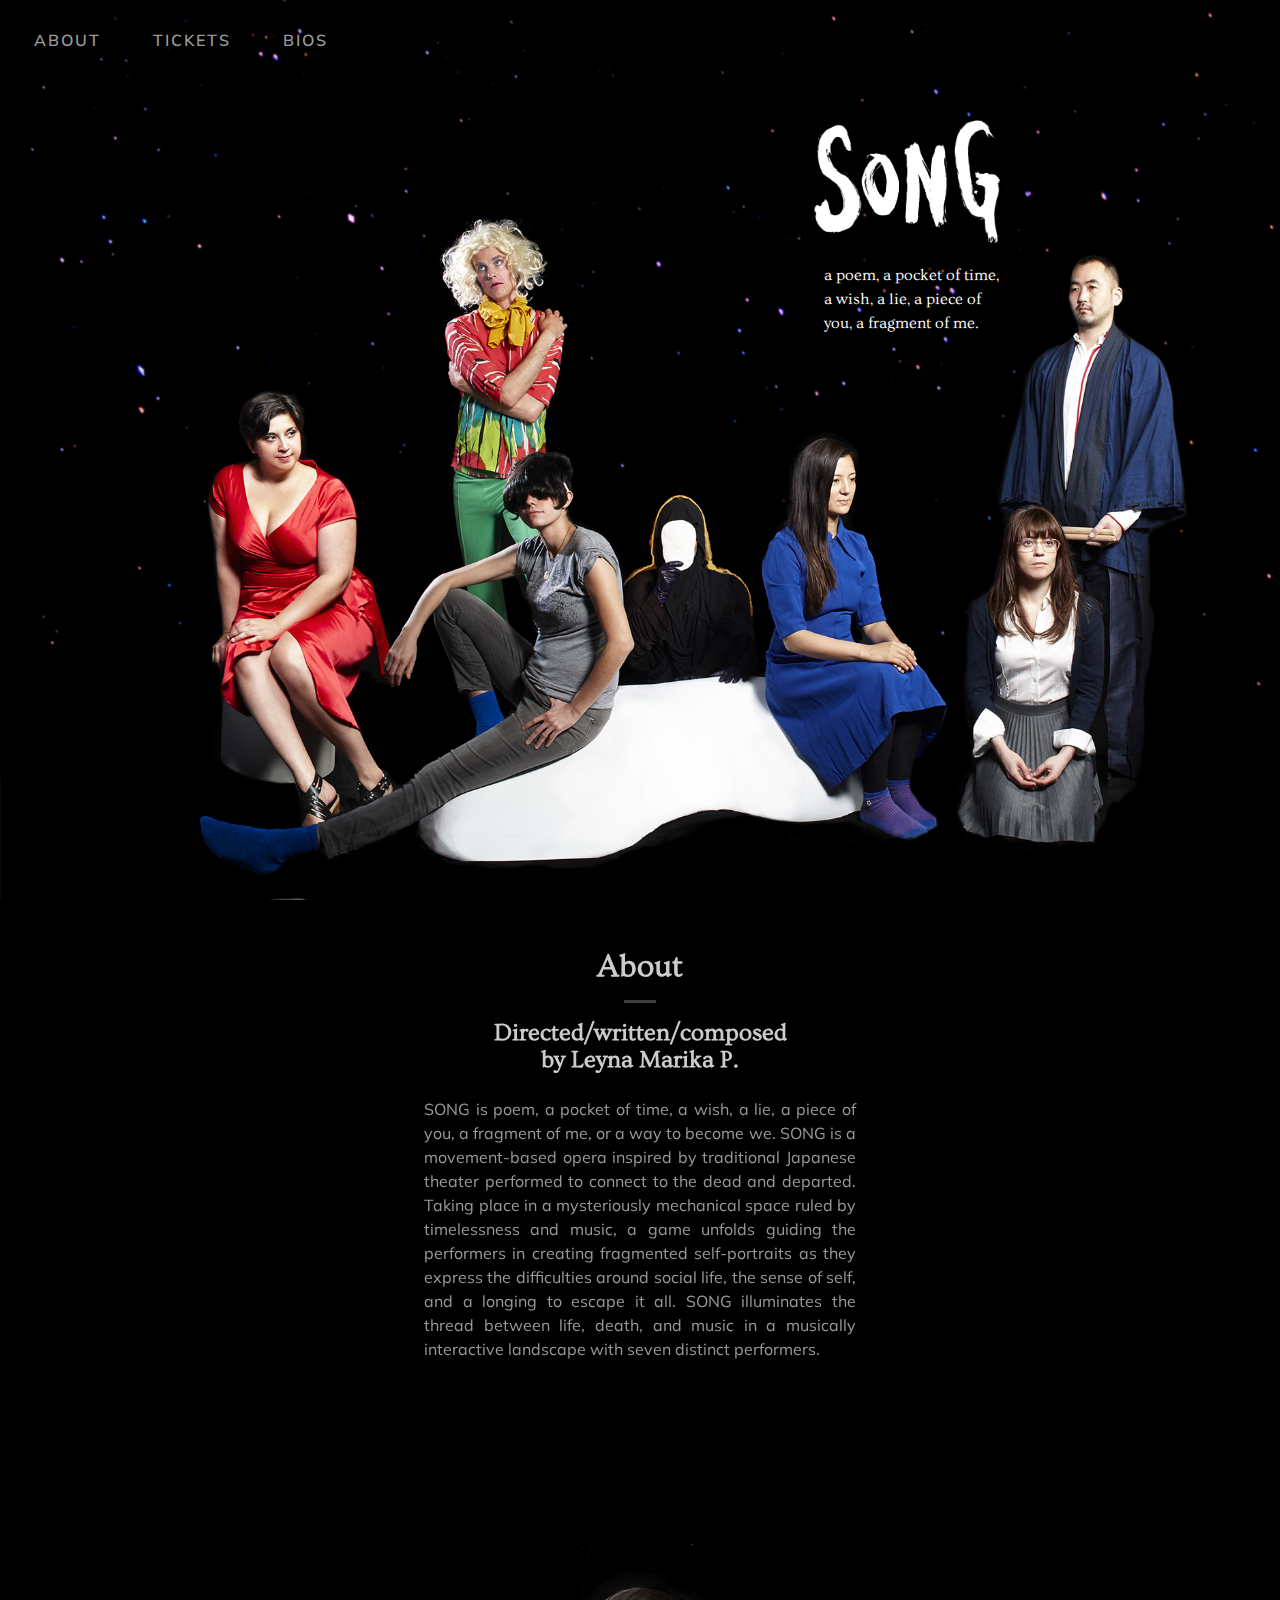
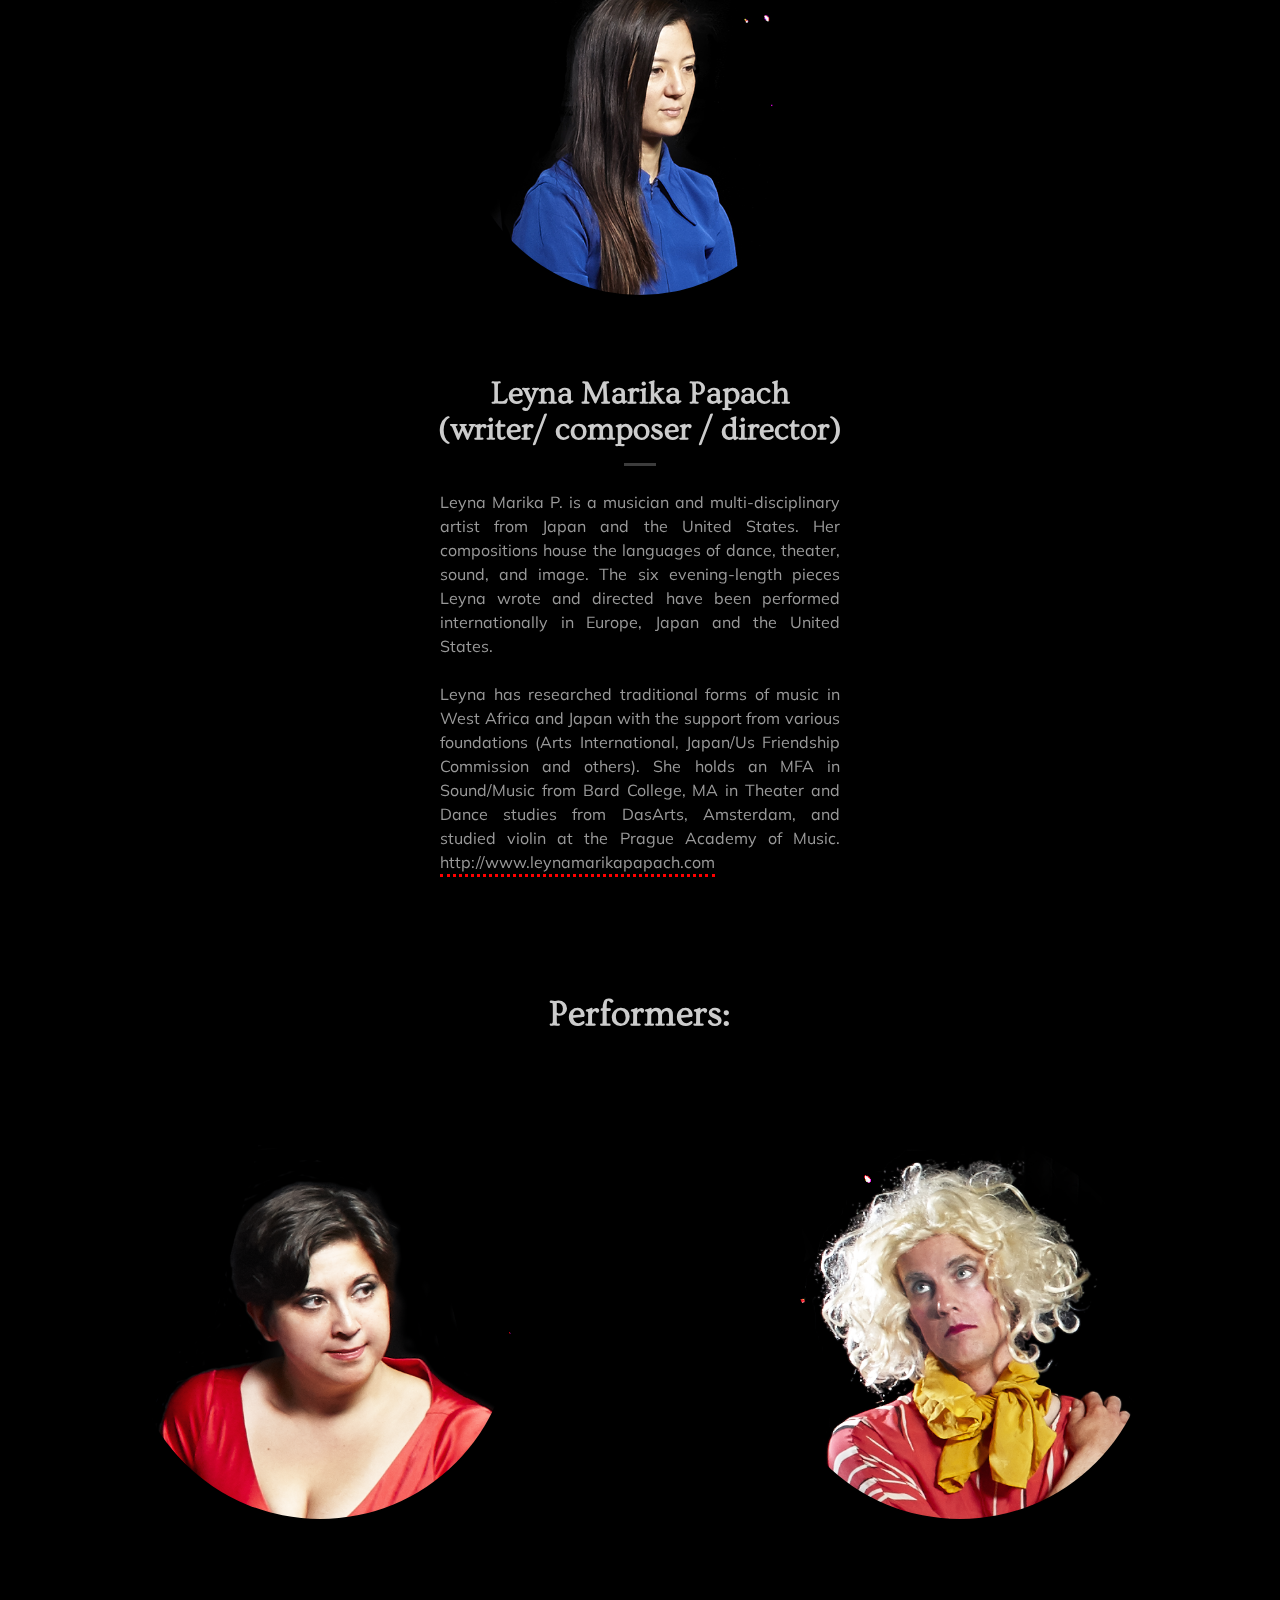
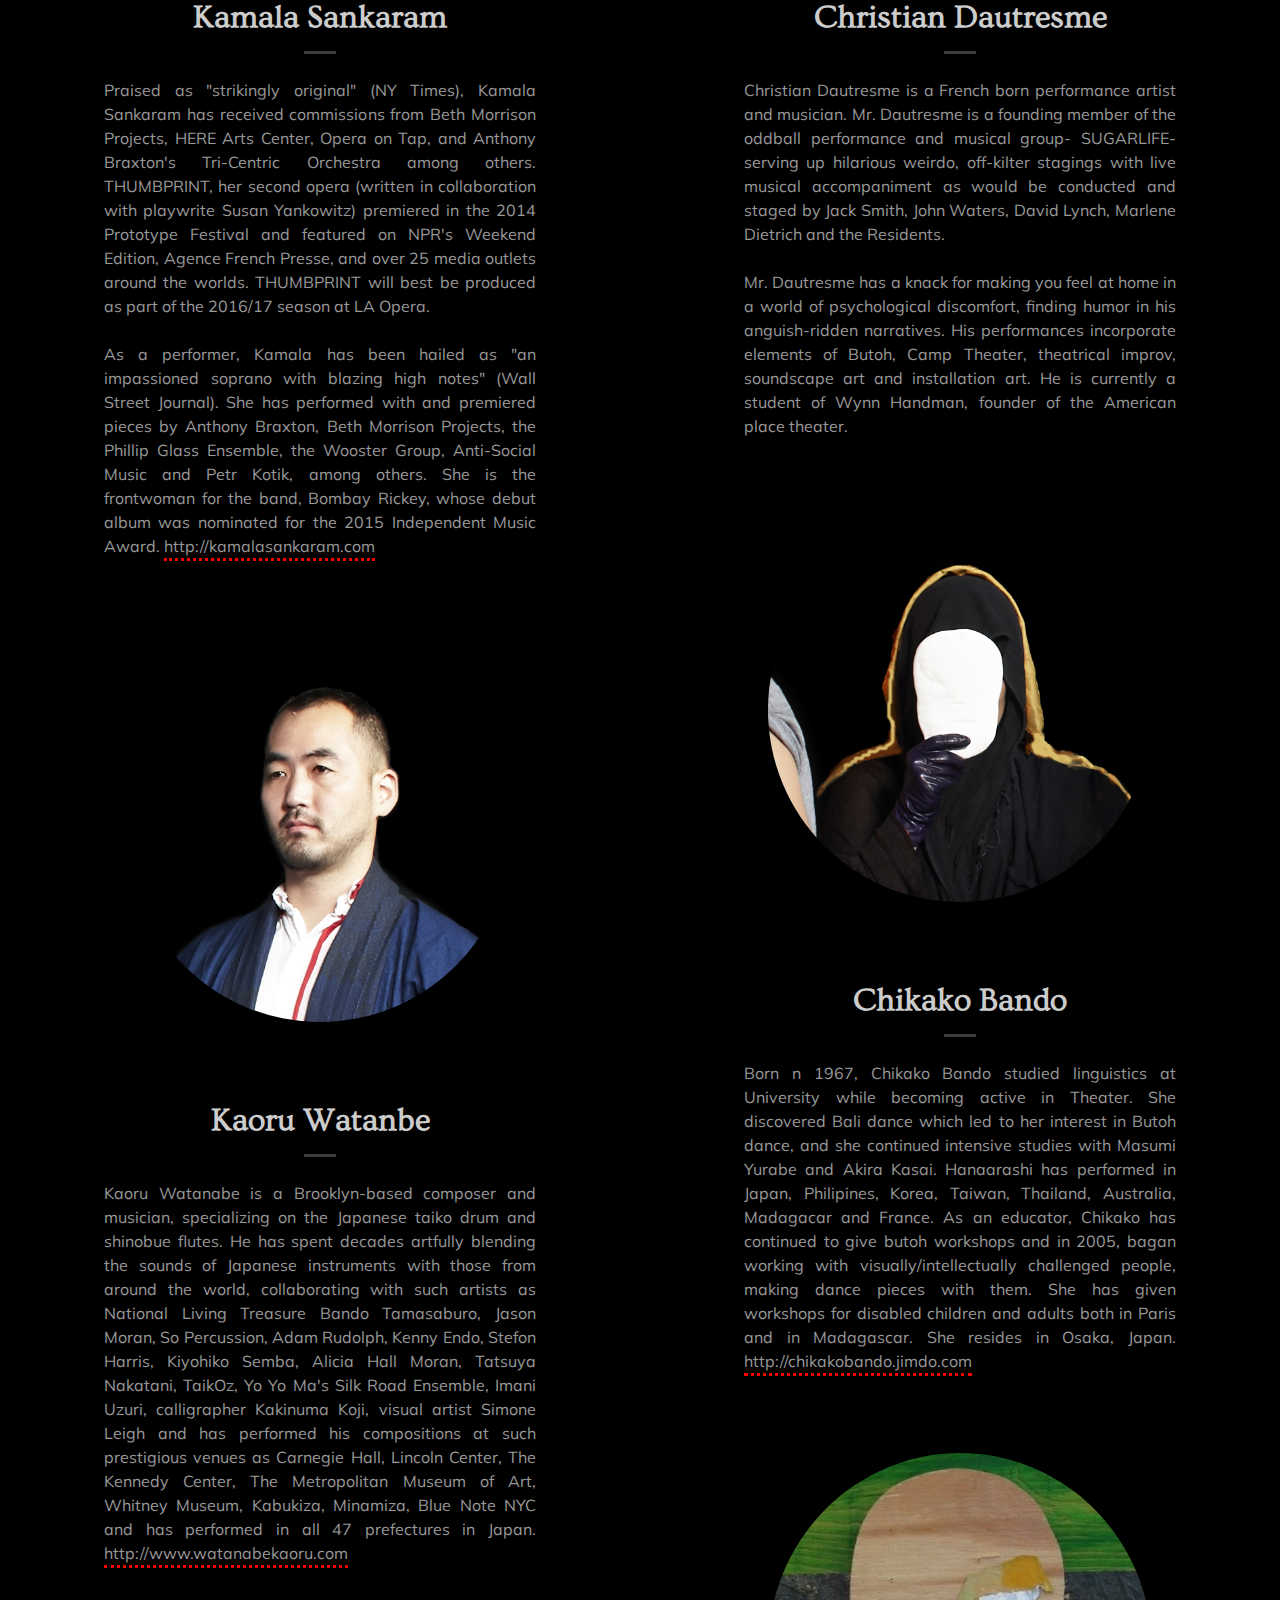
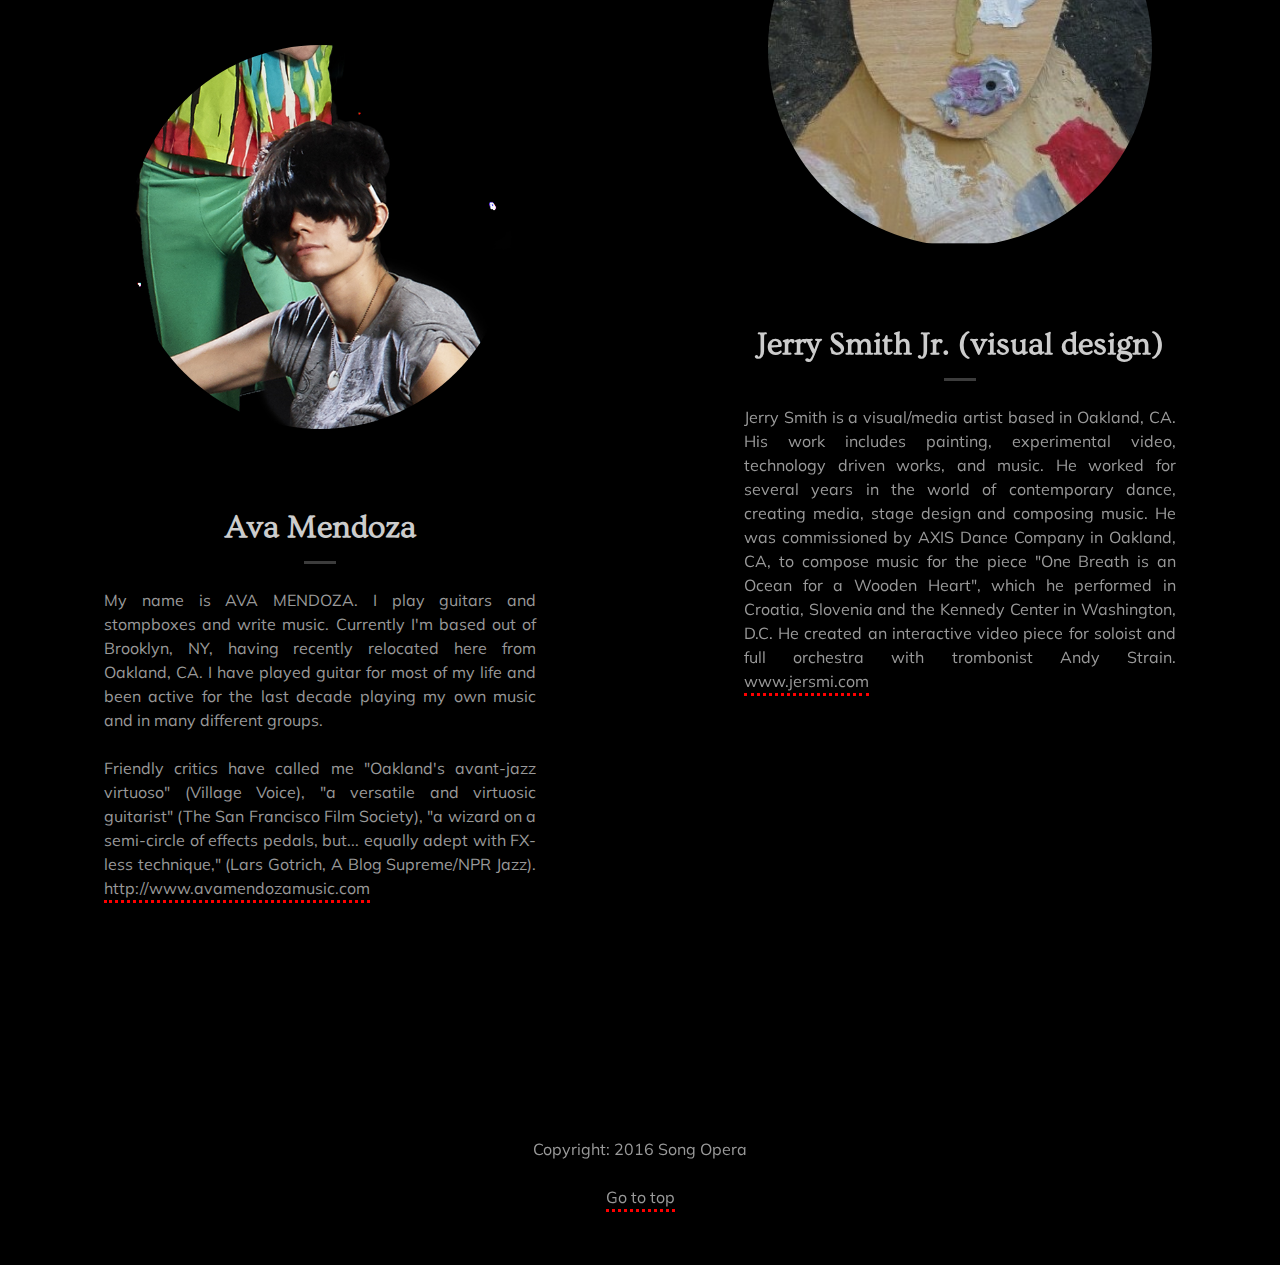
<file: unit_6/index.html>
<!DOCTYPE html>
<html>
	<head>
		<title>Song Opera - @Here Theater</title>
		<link rel="stylesheet" type="text/css" href="css/style.css">
	</head>
	<body>
		<div id="lander">
			<nav>
		        <a href="#about">About</a>
		        <a href="#tickets">Tickets</a>
		        <a href="#bios">Bios</a>
		        <!-- <a href="#">Contact</a> -->
	        </nav>
        	<header class="logo-float">
				<img class="logo" src="images/SONG-TITLE-1_v2.png" alt="Song Opera logo" title="Song Opera">
		        <p class="slogan">a poem, a pocket of time, a wish, a lie, a piece of you, a fragment of me.</p>
	        </header>
		</div> 

		<aside>
			<h2 id="tickets">Tickets on sale soon!</h2>
			<p>Location:</p>
			<p><a href="http://here.org/shows/detail/1784/">HERE Arts Center</a></p>
			<p>HERE is located at 145 Ave of the Americas (6th ave)<br>
			Manhattan, NY 10013  (Entrance is on Dominick St)</p>
			<ul class="showdates">
				<li>Wed June 29 at 8:30PM</li>
				<li>Thurs June 30 at 8:30PM</li>
				<li>Fri July 1 at 8:30PM</li>
				<li>Sat July 2 at 8:30PM</li>
			</ul>
			<p>Running time 75 mins</p>
			<p>Tickets:	$18</p>
		</aside>

		<section class="about">
			<h2 id="about">About</h2>
			<hr>
			<h3>Directed/written/composed<br>by Leyna Marika P.</h3>
			<p>SONG is poem, a pocket of time, a wish, a lie, a piece of you, a fragment of me, or a way to become we. SONG is a movement-based opera inspired by traditional Japanese theater performed to connect to the dead and departed.  Taking place in a mysteriously mechanical space ruled by timelessness and music, a game unfolds guiding the performers in creating fragmented self-portraits as they express the difficulties around social life, the sense of self, and a longing to escape it all. SONG illuminates the thread between life, death, and music in a musically interactive landscape with seven distinct performers.</p> 
			<!-- <p>SONG features Kamala Sankram, Ava Mendoza, Megan Stern, Chikako Bando, Christian Dautreseme, Kaoru Watanabe, and Leyna Marika P., with visual design/set by Jerry Smith, Jr., lighting design by Ayumu Poe Saegusa, costumes by Irina Arnaut, and contributing texts by Laily Longsoldier.</p> -->
		</section>

		<main>
			<section class="director">
				<img src="images/cast/1.png" class="cast-img" title="Leyna Marika Papach" alt="Leyna Marika Papach (writer/ composer / director)">
				<h2>Leyna Marika Papach<br>(writer/ composer / director)</h2>
				<hr>
				<p>Leyna Marika P. is a musician and multi-disciplinary artist from Japan and the United States. Her compositions house the languages of dance, theater, sound, and image. The six evening-length pieces Leyna wrote and directed have been performed internationally in Europe, Japan and the United States.</p>
				<!-- <p>As a musician and violinist, she has collaborated with a wide range of artists in various disciplines (Eric Ting, Clarinda Mac Low,  J.G.Thirwell, Nels Cline (Wilco), Geraldine Fibbers and many others), leading to performances of original and collaborative work at venues/festivals such as; Unlimited Festival (Austria), HAU (Berlin), Frascati/Gasthuis (Holland), International House (Japan), Danse l'Afrique Danse! Festival (Paris/Tunisia), All Tomorrow's Parties, BAM, UNESCO, DTW, BRICK, Danspace project, Issue Project Room, HERE, The Stone, and many others.</p> -->
				<p>Leyna has researched traditional forms of music in West Africa and Japan with the support from various foundations (Arts International, Japan/Us Friendship Commission and others). She holds an MFA in Sound/Music from Bard College, MA in Theater and Dance studies from DasArts, Amsterdam, and studied violin at the Prague Academy of Music. <a href="http://www.leynamarikapapach.com">http://www.leynamarikapapach.com</a></p>
			</section>
			<section class="performers">
				<h1 id="bios">Performers:</h1>
				<section id="two-column" class="clearfix">
					<div id="left">
						<section class="cast">
							<img src="images/cast/2.png" class="cast-img" title="Kamala Sakaram" alt="Kamala Sakaram">
							<h2>Kamala Sankaram</h2>
							<hr>
							<p>Praised as "strikingly original" (NY Times), Kamala Sankaram has received commissions from Beth Morrison Projects, HERE Arts Center, Opera on Tap, and Anthony Braxton's Tri-Centric Orchestra among others. <!-- She is the recipient of a Jonathan Larson Award from the American Theater Wing, and has received grants from the National Endowment for the Arts, MAP Fund, Opera America, Foundation for Contemporary Arts, Meet the Composer, the Augustine Foundation, the Anna Sosenko Trust and the Asian Women's Giving Circle.  Residencies and fellowships include the MacDowell Colony, the Watermill Center, the Citezens, HERE Arts Center, CAP21, Con Edison/Exploring the Metropolis, the Hermitage and American Lyric Theater.  As a Resident of HERE Arts Center, Kamala created Miranda, a streampunk murder mystery, which was the winner of the New York Innovative Theater Award for Outstanding Production of a Musical. --> THUMBPRINT, her second opera (written in collaboration with playwrite Susan Yankowitz) premiered in the 2014 Prototype Festival and featured on NPR's Weekend Edition, Agence French Presse, and over 25 media outlets around the worlds. THUMBPRINT will best be produced as part of the 2016/17 season at LA Opera.</p>
							<p>As a performer, Kamala has been hailed as "an impassioned soprano with blazing high notes" (Wall Street Journal). She has performed with and premiered pieces by Anthony Braxton, Beth Morrison Projects, the Phillip Glass Ensemble, the Wooster Group, Anti-Social Music and Petr Kotik, among others.  She is the frontwoman for the band, Bombay Rickey, whose debut album was nominated for the 2015 Independent Music Award. <a href="http://kamalasankaram.com">http://kamalasankaram.com</a></p>
						</section>
						<section class="cast">
							<img src="images/cast/3.png" class="cast-img" title="Kaoru Watanbe" alt="Kaoru Watanbe">
							<h2>Kaoru Watanbe</h2>
							<hr>
							<p>Kaoru Watanabe is a Brooklyn-based composer and musician, specializing on the Japanese taiko drum and shinobue flutes. He has spent decades artfully blending the sounds of Japanese instruments with those from around the world, collaborating with such artists as National Living Treasure Bando Tamasaburo, Jason Moran, So Percussion, Adam Rudolph, Kenny Endo, Stefon Harris, Kiyohiko Semba, Alicia Hall Moran, Tatsuya Nakatani, TaikOz, Yo Yo Ma's Silk Road Ensemble, Imani Uzuri, calligrapher Kakinuma Koji, visual artist Simone Leigh and has performed his compositions at such prestigious venues as Carnegie Hall, Lincoln Center, The Kennedy Center, The Metropolitan Museum of Art, Whitney Museum, Kabukiza, Minamiza, Blue Note NYC and has performed in all 47 prefectures in Japan. <a href="http://www.watanabekaoru.com">http://www.watanabekaoru.com</a></p>
						</section>
						<section class="cast">
							<img src="images/cast/4.png" class="cast-img" title="Ava Mendoza" alt="Ava Mendoza">
							<h2>Ava Mendoza</h2>
							<hr>
							<p>My name is AVA MENDOZA. I play guitars and stompboxes and write music. Currently I'm based out of Brooklyn, NY, having recently relocated here from Oakland, CA. I have played guitar for most of my life and been active for the last decade playing my own music and in many different groups. <!-- In any context I try to bring expressivity, energy and a wide sonic range to the music I play. I've toured throughout the U.S. and Europe and recorded or performed with a broad spectrum of musicians including Carla Bozulich, Fred Frith, Nels Cline, To Live and Shave in LA, Jamaaladeen Tacuma, Butch Morris, Weasel Walter,  ROVA Sax Quartet, Tune-Yards, and more. I've played on recordings released by labels Weird Forest, Tzadik, Clean Feed, NotTwo, ugEXPLODE, Resipiscent, New Atlantis, and others. --></p>
							<p>Friendly critics have called me "Oakland's avant-jazz virtuoso" (Village Voice), "a versatile and virtuosic guitarist" (The San Francisco Film Society), "a wizard on a semi-circle of effects pedals, but... equally adept with FX-less technique," (Lars Gotrich, A Blog Supreme/NPR Jazz). <a href="http://www.avamendozamusic.com">http://www.avamendozamusic.com</a></p>
						</section>
<!-- 						<section class="cast">
							<img src="images/cast/5.png" class="cast" title="Megan Stern" alt="Megan Stern">
							<h2>Megan Stern</h2>
							<hr>
							<p>Theatre credits include Peter and the Starcatcher (1st National Broadway Tour), Ludic Proxy (PlayCo), Be the Death of Me (The Civilians), Raptured (PlayCo), The Material World (Dixon Place, TimeOutNY "Best of 2012"), Straight Up Vampire (Joe's pub, Ars Nova, Philly Fringe), The Tempest (Porpentine Theater Co.), The London Merchant (Storm Theatre, NYTimes Critics Pick), The Gay Ivy (Dixon Place), Power Burn 3 (The Brick), Wasp Cove (Comix). TV: Difficult People, Forever.</p>
						</section> -->
					</div>
					<div id="right">
						<section class="cast">
							<img src="images/cast/6.png" class="cast-img" title="Christian Dautresme" alt="Christian Dautresme">
							<h2>Christian Dautresme</h2>
							<hr>
							<p>Christian Dautresme is a French born performance artist and musician. Mr. Dautresme is a founding member of the oddball performance and musical group- SUGARLIFE- serving up hilarious weirdo, off-kilter stagings  with live musical accompaniment as would be conducted and staged by Jack Smith, John Waters, David Lynch, Marlene Dietrich and the Residents.</p>
							<p>Mr. Dautresme has a knack for making you feel at home in a world of psychological discomfort, finding humor in his anguish-ridden narratives. His performances incorporate elements of Butoh, Camp Theater, theatrical improv, soundscape art and installation art.  He is currently a student of Wynn Handman, founder of the American place theater.</p>
						</section>
						<section class="cast">
							<img src="images/cast/7.png" class="cast-img" title="Chikako Bando" alt="Chikako Bando">
							<h2>Chikako Bando</h2>
							<hr>
							<p>Born n 1967, Chikako Bando studied linguistics at University while becoming active in Theater. She discovered Bali dance which led to her interest in Butoh dance, and she continued intensive studies with Masumi Yurabe and Akira Kasai. <!-- In 1998, she founded a butoh dance company called Hanaarashi with Yumiko Nii and On Furukara. The company created a body of work heavily influenced by a butoh-informed bady sense, addressing fundamental issues surrounding the subject of women-hood with a rigorous and humorous approach. --> Hanaarashi has performed in Japan, Philipines, Korea, Taiwan, Thailand, Australia, Madagacar and France. As an educator, Chikako has continued to give butoh workshops and in 2005, bagan working with visually/intellectually challenged people, making dance pieces with them. She has given workshops for disabled children and adults both in Paris and in Madagascar. <!-- Chikako's theme for research is in the possibility of the body in the state of dance. She wishes to create a space where people can meet through dance and communications of the body. --> She resides in Osaka, Japan. <a href="http://chikakobando.jimdo.com">http://chikakobando.jimdo.com</a></p>
						</section>
						<section class="cast">
							<img src="images/cast/8.png" class="cast-img" title="jerry Smith Jr." alt="jerry Smith Jr.">
							<h2>Jerry Smith Jr. (visual design)</h2>
							<hr>
							<p>Jerry Smith is a visual/media artist based in Oakland, CA. His work includes painting, experimental video, technology driven works, and music. He worked for several years in the world of contemporary dance, creating media, stage design and composing music. He was commissioned by AXIS Dance Company in Oakland, CA, to compose music for the piece "One Breath is an Ocean for a Wooden Heart", which he performed in Croatia, Slovenia and the Kennedy Center in Washington, D.C. He created an interactive video piece for soloist and full orchestra with trombonist Andy Strain. <!-- He has created video for music performances by Carla Bozulich and Evangelista, Thomas Carnacki and Jim Kaiser/Petit Mal's French Radio and NF Orchest. He has created pieces for the Pacific Film Archive in Berkeley, CA, Liminal Space in Oakland, CA, and Artists' Television Access in San Francisco, CA. Originally from Omaha, Nebraska, he received his BFA in painting from the Kansas City Art Institute and his MFA in painting from Boston University. --> <a href="http://www.jersmi.com">www.jersmi.com</a></p>
						</section>
					</div>
				</section>
			</section>
		</main>

		<footer>
			<div id="footer">
				<p class="copyright">Copyright: 2016 Song Opera</p>
				<p class="copyright"><a href="#">Go to top</a></p>
			</div>
		</footer>

	</body>
</html>
</file>
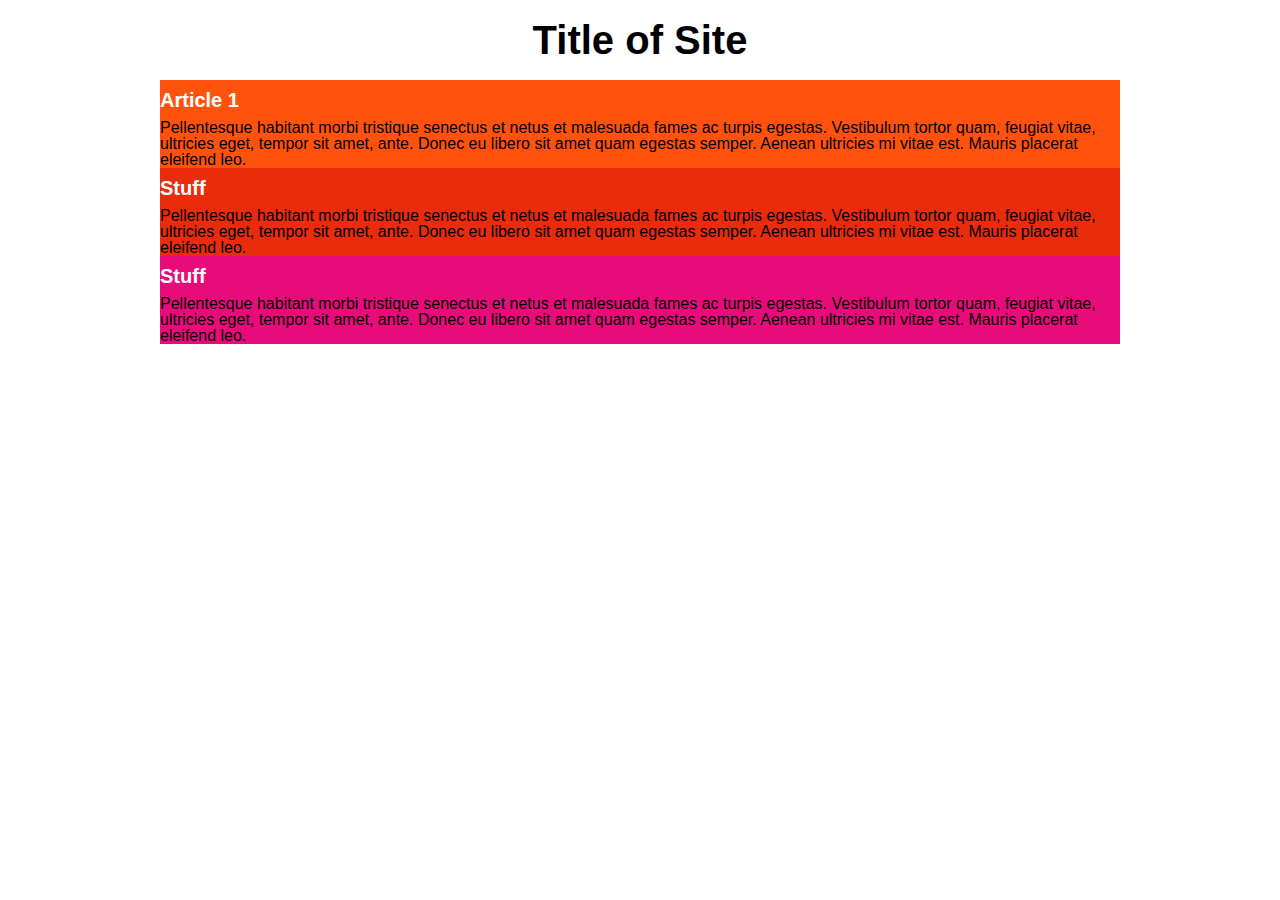
<file: unit_6/U6V2/U6V2/U6V2S6/index.html>
<!DOCTYPE html>
<html>
  <head>
      <title>Columns</title>
      <link rel="stylesheet" type="text/css" href="css/reset.css">
      <link rel="stylesheet" type="text/css" href="css/style.css">
  </head>

  <body>
    <div id="container">
      <h1>Title of Site</h1>

      <div id="article1" class="article">
        <h2>Article 1</h2>
        <p>Pellentesque habitant morbi tristique senectus et netus et malesuada fames ac turpis egestas. Vestibulum tortor quam, feugiat vitae, ultricies eget, tempor sit amet, ante. Donec eu libero sit amet quam egestas semper. Aenean ultricies mi vitae est. Mauris placerat eleifend leo.</p>
      </div>

      <div id="article2" class="article">
        <h2>Stuff</h2>
        <p>Pellentesque habitant morbi tristique senectus et netus et malesuada fames ac turpis egestas. Vestibulum tortor quam, feugiat vitae, ultricies eget, tempor sit amet, ante. Donec eu libero sit amet quam egestas semper. Aenean ultricies mi vitae est. Mauris placerat eleifend leo.</p>
      </div>

      <div id="article3" class="article">
        <h2>Stuff</h2>
        <p>Pellentesque habitant morbi tristique senectus et netus et malesuada fames ac turpis egestas. Vestibulum tortor quam, feugiat vitae, ultricies eget, tempor sit amet, ante. Donec eu libero sit amet quam egestas semper. Aenean ultricies mi vitae est. Mauris placerat eleifend leo.</p>
      </div>  
    </div>
  </body>
</html>
</file>
<file: unit_1/css/style.css>
body {
	color: white;
	background-color: #815BFF;
	font-family: arial, sans-serif;
}
</file>
<file: unit_3/css/style.css>
* {
	padding: 0;
	margin: 0;
}
body {
	font-family: 'Inknut Antiqua', 'Open Sans', Helvetica, Arial, sans-serif;
	font-size: 20px;
	color: #888888;
	line-height: 2em;
}
header {
	background-image: url("../images/SONG-sitesplash.jpg");
	background-repeat: no-repeat;
	background-size: contain;
	background-color: #000;
	color: #fff;
	padding: 20px;
	height: 1000px;
}
p {
	padding: 10px;
	margin: 2em;
	font-family: 'Open Sans'
}
a {
	color: #555555;
	text-decoration: none;
}
nav a {
	color: #999999;
	font-style: italic;
	margin-right: 10px;
}
img {
	width: 100%;
}
main {
	padding: 20px;
}
footer {
	background-color: #000;
	padding: 20px;
	text-align: center;
}
h1, h3, h4, h5 {
	margin: 2em;
}
aside {
	float: right;
	padding: 20px;
	margin: 20px;
	border: 2px solid grey;
}
.logo-float {
	margin-left: 45%;
	padding-top: 30px;
}
.logo {
	width: 200px;
}
.slogan {
	font-size: 12px;
}
.about {
	padding: 2em;
}
.tickets {
	padding: 20px;
}
.performers {
	padding: 2em;
}
</file>
<file: unit_4/css/style.css>
/*@import url(https://fonts.googleapis.com/css?family=Open+Sans:400,300,600);
@import url(https://fonts.googleapis.com/css?family=Raleway:400,500,600);
@import url(https://fonts.googleapis.com/css?family=Inknut+Antiqua|IM+Fell+Great+Primer+SC);
@import url(https://fonts.googleapis.com/css?family=Playfair+Display);
@import url(https://fonts.googleapis.com/css?family=Fauna+One);*/
@import url(https://fonts.googleapis.com/css?family=Ovo);
@import url(https://fonts.googleapis.com/css?family=Muli);
* {
	padding: 0;
	margin: 0;
	box-sizing: border-box;
}
body {
	/*font-family: 'IM Fell Great Primer SC', 'Open Sans', Helvetica, Arial, sans-serif;*/
	font-size: 16px;
	color: #999;
	background: black;
}
h1 {
	font-family: 'Ovo';
	font-size: 2.25em;
	text-align: center;
}
h2 {
	font-family: 'Ovo';
	color: #CCC;
	text-align: center;
	font-size: 2em;
}
h3 {
	font-family: 'Ovo';
	color: #CCC;
	text-align: center;
	font-size: 1.5em;
}
p {
	margin: 1.5em;
	font-family: 'Muli', sans-serif;
	font-size: 1em;
	line-height: 1.5em;
	text-align: justify;
}
hr {
	border: none;
	height: 3px;
	background-color: #3c3c3c;
	width: 2em;
	margin: 1em auto;
}
a {
	color: #999;
	text-decoration: none;
	border-bottom: medium dotted #ff0000;
	padding-bottom: 2px;
}
nav a {
	font-family: 'Muli', sans-serif;
	border: none;
	color: #999999;
	padding: 0 1.5em;
	/*margin-right: 10px;
	margin-left: 2em;*/
	margin-left: 1.5em;
	text-transform: uppercase;
	font-weight: 600;
	/*background: purple;*/
	letter-spacing: 2px;
}
img {
	width: 100%;
	/* padding-top: 2em; */
	margin: auto;
}
main {
	/* padding: 2em; */
	clear: both;
}
aside {
	padding-top: 2em;
	border: 2px solid grey;
	position: fixed;
	right: 1em;
	z-index: 1;
	top: 12em;
}
aside h2 {
	color:#CCC;
}
.showdates {
	text-decoration: none;
	font-family: 'Muli', sans-serif;
	display: block;
	margin-left: auto;
	margin-right: auto;
	width: 40%;
}
.cast {
	display: block;
	width: 30%;
	margin-left: auto;
	margin-right: auto;
	/* padding: 2em; */
	border-radius: 50%;
}
.logo-float {
	width: 20%;
	display:block;
	margin-left: auto;
	margin-right: auto;
	padding-top: 3em;
	padding-left: 15em;
	border: 0px solid red;
}
.logo {
	width: 200px;
	margin-left: 10px;
}
.slogan {
	font-size: 1em;
	font-family: 'Ovo';
	text-align: left;
	width: 11em;
	margin-top: 5px;
}
.about {
	padding-top: 2em;
	width: 30em;
	margin: 1em auto;
}
/*.director {
	padding: 1em;
	width: 30em;
	margin: 2em auto;
}*/
.tickets {
	padding: 20px;
	width: 30em;
	margin: 2em auto;
}
.performers {
	/* padding: 2em; */
	width: 30em;
	margin: 5em auto;
	/*padding-top: 10em;
	padding-bottom: 10em;*/
}
.performers h1 {
	color: #CCC;
}
.performers h2 {
	color: #CCC;
	text-align: center;
}
#lander {
	background-image: url("../images/SONG-sitesplash.jpg");
	background-repeat: no-repeat;
	background-size: cover;
	background-color: #000;
	color: #fff;
	padding: 20px 0;
	height: 100vh;
	position:relative;
	z-index:2;
}
#footer {
	background-color: #000;
	padding: 2em;
	margin: auto;
}
.copyright {
	text-align: center;
}
</file>
<file: unit_6/css/style.css>
/*@import url(https://fonts.googleapis.com/css?family=Open+Sans:400,300,600);
@import url(https://fonts.googleapis.com/css?family=Raleway:400,500,600);
@import url(https://fonts.googleapis.com/css?family=Inknut+Antiqua|IM+Fell+Great+Primer+SC);
@import url(https://fonts.googleapis.com/css?family=Playfair+Display);
@import url(https://fonts.googleapis.com/css?family=Fauna+One);*/
@import url(https://fonts.googleapis.com/css?family=Ovo);
@import url(https://fonts.googleapis.com/css?family=Muli);
* {
	padding: 0;
	margin: 0;
	box-sizing: border-box;
}
body {
	/*font-family: 'IM Fell Great Primer SC', 'Open Sans', Helvetica, Arial, sans-serif;*/
	font-size: 16px;
	color: #999;
	background: black;
}
header {
	/*background-color: #FFED74;*/
	width: 20%;
	display:block;
	margin-left: 50em;
	margin-right: auto;
	padding-top: 3em;
	/*padding-left: 15em;*/
	border: 0px solid red;
}
h1 {
	font-family: 'Ovo';
	font-size: 2.25em;
	text-align: center;
}
h2 {
	font-family: 'Ovo';
	color: #CCC;
	text-align: center;
	font-size: 2em;
}
h3 {
	font-family: 'Ovo';
	color: #CCC;
	text-align: center;
	font-size: 1.5em;
}
p {
	margin: 1.5em;
	font-family: 'Muli', sans-serif;
	font-size: 1em;
	line-height: 1.5em;
	text-align: justify;
}
hr {
	border: none;
	height: 3px;
	background-color: #3c3c3c;
	width: 2em;
	margin: 1em auto;
}
a {
	color: #999;
	text-decoration: none;
	border-bottom: medium dotted #ff0000;
	padding-bottom: 2px;
}
nav {
	/*background-color: #E8C66A;*/
	padding: 10px;
	width: 50%;
}
nav a:link {
	font-family: 'Muli', sans-serif;
	border: none;
	color: #999999;
	padding: 0;
	padding-bottom: 5px;
	margin: 0 1.5em;
	/*margin-right: 10px;
	margin-left: 2em;*/
	margin-left: 1.5em;
	text-transform: uppercase;
	font-weight: 600;
	/*background: purple;*/
	letter-spacing: 2px;
}
nav a:visited{
	color: #fff;
}
nav a:hover{
	border-bottom: 1px solid #fff;
}
nav a:active{
	color: #fff;
}
img {
	width: 100%;
	/* padding-top: 2em; */
	margin: auto;
}
main {
	/* padding: 2em; */
	clear: both;
}
aside {
	/*background-color: #FFC675;*/
	padding-top: 2em;
	border: 2px solid grey;
	position: fixed;
	right: 1em;
	z-index: -1;
	top: 12em;
}
aside h2 {
	color:#CCC;
}
section {
	background-color: #000;
	border: 0px;
	z-index: 2;
}
.showdates {
	text-decoration: none;
	font-family: 'Muli', sans-serif;
	display: block;
	margin-left: auto;
	margin-right: auto;
	width: 40%;
}
.cast-img {
	display: block;
	width: 80%;
	margin-left: auto;
	margin-right: auto;
	/* padding: 2em; */
	border-radius: 50%;
	margin: 5em auto;	
}
.logo {
	width: 200px;
	margin-left: 10px;
}
.slogan {
	font-size: 1em;
	font-family: 'Ovo';
	text-align: left;
	width: 11em;
	margin-top: 5px;
}
.about {
	padding-top: 2em;
	width: 30em;
	margin: 1em auto;
}
.director {
	padding: 1em;
	width: 30em;
	margin: 5em auto;
}
.tickets {
	padding: 20px;
	width: 30em;
	margin: 2em auto;
}
.performers {
	/* padding: 2em; */
	width: 100%;
	margin: 5em auto;
	/*background-color: pink;*/
	/*padding-top: 10em;
	padding-bottom: 10em;*/
}
.performers h1 {
	color: #CCC;
}
.cast h2 {
	color: #CCC;
	text-align: center;
}
.cast{
	width: 30em;
	margin: 5em auto;	
}
.cast:last-child{
	border: 0;
}
.cast:nth-of-type(2){
	border: 0;
}
#lander {
	background-image: url("../images/SONG-sitesplash.jpg");
	background-repeat: no-repeat;
	background-size: cover;
	background-color: #000;
	color: #fff;
	padding: 20px 0;
	height: 100vh;
	position:relative;
	z-index:3;
}
footer {
	background-color: #000;
	padding: 2em;
	margin: auto;
	z-index: 3;
}
.copyright {
	text-align: center;
}
#two_column {
    /*background-color: #FFB7CF;*/
    border: 1px black solid;
    padding: 20px;
}

#left {
    /*background-color: violet;*/
    border: 1px black solid;
    padding: 20px;
    float: left;
    width: 50%;

}
#right {
    /*background-color: pink;*/
    border: 1px black solid;
    padding: 20px;
    float: right;   
    width: 50%;
}
.clearfix:after {
    visibility: hidden;
    display: block;
    font-size: 0;
    content: " ";
    clear: both;
    height: 0;
}
</file>
<file: unit_6/U6V2/U6V2/U6V2S6/css/style.css>
body {
  font-family: Arial, Helvetica, sans-serif;
}

h1 {
  font-size: 40px;
  font-weight: bold;
  text-align: center;
  line-height: 2;
}

h2 {
  font-size: 20px;
  font-weight: bold;
  color: white;
  line-height: 2;
}

#container {
  width: 960px;
  margin: 0 auto;
}

#article1 {
  background-color: #FF530D;
}

#article2 {
  background-color: #E82C0C;
}

#article3 {
  background-color: #E80C7A;
}
</file>
